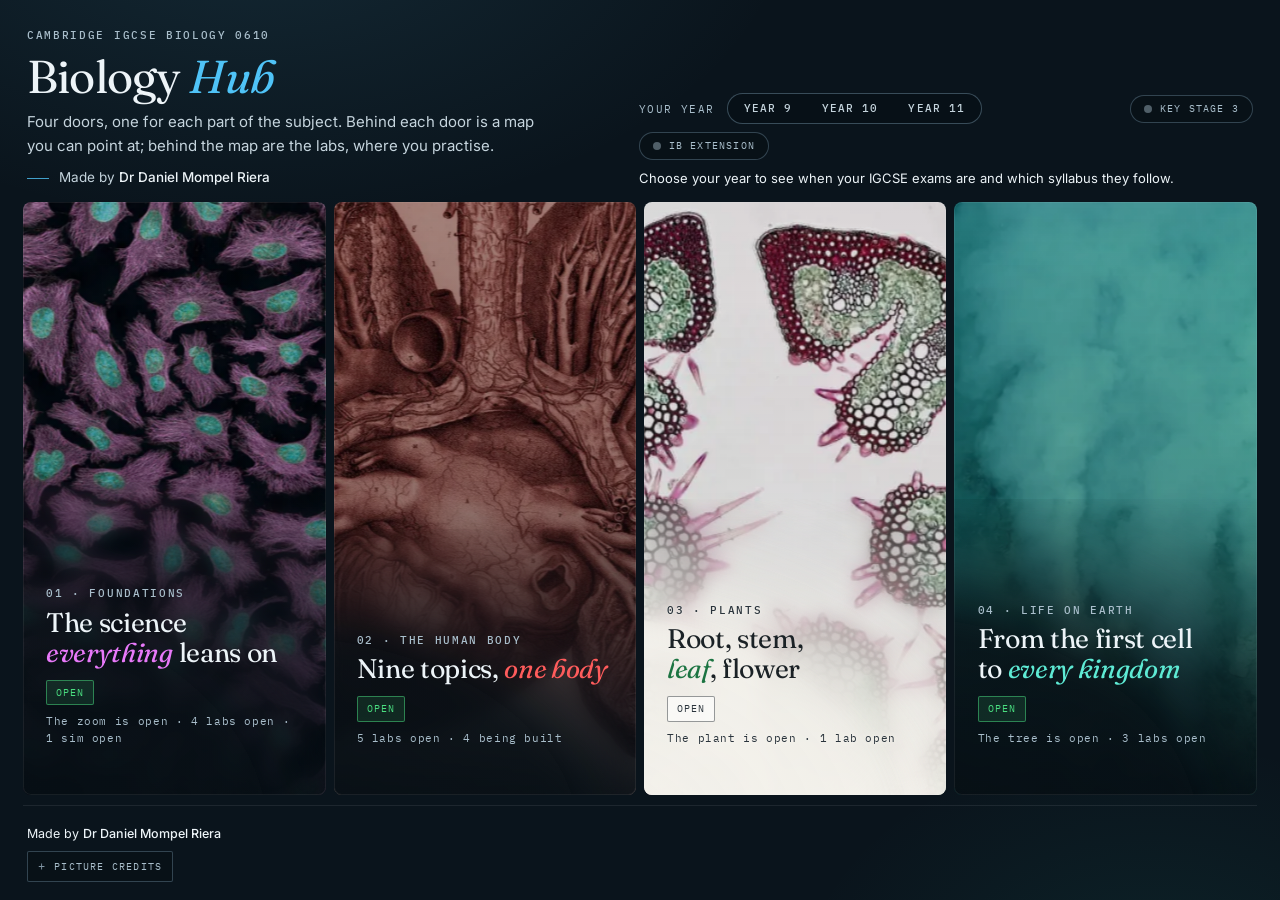
<file: index.html>
<!DOCTYPE html>
<html lang="en-GB">
<head>
<meta charset="utf-8">
<meta name="viewport" content="width=device-width,initial-scale=1,viewport-fit=cover">
<title>Biology Hub — IGCSE Biology 0610</title>
<meta name="author" content="Dr Daniel Mompel Riera">
<meta name="copyright" content="Dr Daniel Mompel Riera">
<meta name="theme-color" content="#0A141C">
<meta name="description" content="Interactive revision for Cambridge IGCSE Biology 0610 behind four doors — Foundations, the human body, Plants, Life on Earth. Free, no sign-up, with IB as a layer.">
<meta property="og:type" content="website">
<meta property="og:title" content="Biology Hub — IGCSE Biology 0610">
<meta property="og:description" content="Interactive revision for Cambridge IGCSE Biology 0610 behind four doors — Foundations, the human body, Plants, Life on Earth. Free, no sign-up, with IB as a layer.">
<meta property="og:image" content="https://nlcsbiology.com/biology-hub/preview.jpg">
<meta property="og:image:width" content="1200">
<meta property="og:image:height" content="630">
<meta property="og:image:alt" content="Biology Hub, as it opens">
<meta name="twitter:card" content="summary_large_image">
<link rel="icon" href="data:image/svg+xml,<svg xmlns='http://www.w3.org/2000/svg' viewBox='0 0 32 32'><text y='26' font-size='26'>🧬</text></svg>">
<link rel="preconnect" href="https://fonts.googleapis.com">
<link rel="preconnect" href="https://fonts.gstatic.com" crossorigin>
<link rel="stylesheet" href="https://fonts.googleapis.com/css2?family=Fraunces:ital,opsz,wght@0,9..144,300..600;1,9..144,300..600&family=IBM+Plex+Mono:wght@400;500&family=Inter:wght@400;500&display=swap">
<link rel="stylesheet" href="css/hub.css?v=1795868501">
</head>
<body>

<div class="hub">

  <header class="masthead">
    <div class="masthead__l">
      <a class="crumb" id="crumb" href="#" hidden>Front door</a>
      <span class="eyebrow" id="siteEyebrow">Cambridge IGCSE Biology 0610</span>
      <h1>Biology <em>Hub</em></h1>
      <p class="lede">Four doors, one for each part of the subject. Behind each door is a map you can point at;
         behind the map are the labs, where you practise.</p>
      <p class="maker" id="siteMaker">Made by <strong>Dr Daniel Mompel Riera</strong></p>
    </div>
    <div class="masthead__r">

      <!-- A student's own record. This one stays put on every view, the front door
           included: the year tabs and the IB switch are about the page you are on, and
           are hidden once you leave the revision hub, but this is about you. -->
      <div class="acct" id="acct" hidden>
        <!-- Signed out, Google's own button stands here, so ONE press starts signing in. The
             line above it says who it is for — or, after a try that did not work, why. -->
        <span class="acct__for" id="acctFor" hidden>Students</span>
        <!-- .acct is a column, so anything dropped in beside the cards would land above them.
             This row exists only to put the apps rectangle to the LEFT of whatever the account
             corner is showing — Google's own button when signed out, one of our cards after. -->
        <div class="acct__row">
        <!-- Staff only, and hidden until the sign-in says so. Nothing is protected by this: the
             page and both repositories are public. It is here so a student is not offered a
             seating-plan app they have no use for. -->
        <a class="tools" href="applications.html" hidden>
          <span class="tools__ico" aria-hidden="true"><svg viewBox="0 0 24 24" width="13" height="13"><rect x="3.4" y="3.4" width="7" height="7" rx="1.6" fill="currentColor"/><rect x="13.6" y="3.4" width="7" height="7" rx="1.6" fill="currentColor" opacity=".72"/><rect x="3.4" y="13.6" width="7" height="7" rx="1.6" fill="currentColor" opacity=".72"/><rect x="13.6" y="13.6" width="7" height="7" rx="1.6" fill="currentColor" opacity=".45"/></svg></span>Apps</a>
        <div class="acct__gsi" id="acctGsi" hidden></div>
        <!-- Everything else is one of our two cards. The figure says "an account" before a
             word is read: outlined while nothing is known, filled in once someone is. -->
        <button type="button" class="acct__card" id="acctBtn">
          <span class="acct__ico" aria-hidden="true"><svg viewBox="0 0 24 24" width="18" height="18"><circle cx="12" cy="8.4" r="3.7" fill="none" stroke="currentColor" stroke-width="1.7"/><path d="M4.6 20.4c.9-3.8 3.9-6 7.4-6s6.5 2.2 7.4 6" fill="none" stroke="currentColor" stroke-width="1.7" stroke-linecap="round"/></svg></span>
          <span class="acct__txt">
            <span class="acct__lbl" id="acctBtnLbl">Students</span>
            <span class="acct__act" id="acctBtnAct">Sign in</span>
          </span>
        </button>
        <a class="acct__card acct__card--go" id="acctLink" hidden target="_blank" rel="noopener">
          <span class="acct__ico" aria-hidden="true"><svg viewBox="0 0 24 24" width="18" height="18"><circle cx="12" cy="8.2" r="4.1" fill="currentColor"/><path d="M4.1 21c.8-4.3 4.1-6.8 7.9-6.8s7.1 2.5 7.9 6.8z" fill="currentColor"/></svg></span>
          <span class="acct__txt">
            <span class="acct__lbl" id="acctLinkLbl"></span>
            <span class="acct__act" id="acctLinkAct"></span>
          </span>
        </a>
        <!-- On the front page the "My assessments" door is the way in, so the corner only says
             who is signed in; the link card above is what every other page shows. -->
        <div class="acct__card acct__card--who" id="acctWho" hidden>
          <span class="acct__ico" aria-hidden="true"><svg viewBox="0 0 24 24" width="18" height="18"><circle cx="12" cy="8.2" r="4.1" fill="currentColor"/><path d="M4.1 21c.8-4.3 4.1-6.8 7.9-6.8s7.1 2.5 7.9 6.8z" fill="currentColor"/></svg></span>
          <span class="acct__txt">
            <span class="acct__lbl" id="acctWhoLbl"></span>
            <span class="acct__act" id="acctWhoAct">Signed in</span>
          </span>
        </div>
        </div><!-- /.acct__row -->
        <!-- Once somebody is signed in: sign out (the sign-in lasts, so on a shared computer it must
             be easy to end), and for a teacher the switch between teacher mode and test mode. The
             switch only changes what this page shows; what a teacher may open is decided elsewhere. -->
        <div class="acct__foot" id="acctFoot" hidden>
          <div class="acct__mode" id="acctMode" role="group" aria-label="View the hub as" hidden>
            <button type="button" data-mode="teacher" aria-pressed="true">Teacher</button>
            <button type="button" data-mode="test" aria-pressed="false">Test</button>
          </div>
          <!-- A teacher in test mode: their own reflection cards on or off (18 Oct 2026), remembered on this computer -->
          <button type="button" class="acct__out" id="acctRfl" aria-pressed="true" hidden>Reflection cards: shown</button>
          <button type="button" class="acct__out" id="acctOut">Sign out</button>
        </div>
      </div>

      <div class="masthead__hub" id="mastHub">
        <div class="years" id="years"></div>
        <button type="button" class="ibtg ks3tg" id="ks3Toggle" aria-pressed="false">Key Stage 3</button>
        <button type="button" class="ibtg" id="ibToggle" aria-pressed="false">IB extension</button>
      </div>
    </div>
    <!-- The cards (13 Oct 2026, Daniel: the sign-in corner was "dropping … down instead of keeping it up … as the Biology
         Hub letters", and two cards should stand "one next to the other … and if there's another one then to the bottom of
         the first one"): a row of their own under the heading, the width of the masthead, so the corner stays level with
         the heading; two side by side where two fit. The quiet lines (a teacher's notes, the checking line) run under them. -->
    <div class="masthead__cards" id="mastCards">
      <!-- "Sit a test": shown only to someone seated for a test that opens later or is open now —
           a teacher only in test mode. Filled in by js/hub.js from the labs script, which reads
           the test system's own schedule. Before it opens there is no link: the way in appears
           here when it does. -->
      <section class="sit" id="sit" hidden aria-labelledby="sitName">
        <div class="sit__pic" id="sitPic" aria-hidden="true"><picture><source type="image/webp" srcset="assets/doors/sit-240.webp 240w, assets/doors/sit-480.webp 480w" sizes="(max-width:560px) 84px, 112px"><img src="assets/doors/sit-480.jpg" srcset="assets/doors/sit-240.jpg 240w, assets/doors/sit-480.jpg 480w" sizes="(max-width:560px) 84px, 112px" alt="" width="480" height="480" loading="lazy" decoding="async" draggable="false"></picture></div>
        <div class="sit__txt">
          <span class="sit__eye"><span class="sit__dot" aria-hidden="true"></span><span id="sitEye">Sit a test</span></span>
          <span class="sit__name" id="sitName"></span>
          <span class="sit__when" id="sitWhen"></span>
        </div>
        <a class="sit__go" id="sitGo" hidden>Sit the test <span aria-hidden="true">&rarr;</span></a>
      </section>
      <!-- "New feedback": shown for five days after the teacher releases this person's marked test in the
           test system, and longer while its review is still to write: until the review is handed in, also after its
           due day (18 and 19 Oct 2026, the labs script's _readTestSnapshot_) — a teacher only in test mode. Filled in by js/hub.js from the same answer as the test
           banner. The link goes to the test system's own read-only feedback page. -->
      <section class="sit sit--fb" id="fbk" hidden aria-labelledby="fbkName">
        <div class="sit__txt">
          <span class="sit__eye"><span class="sit__dot" aria-hidden="true"></span><span id="fbkEye">New feedback</span></span>
          <span class="sit__name" id="fbkName"></span>
          <span class="sit__when" id="fbkWhen"></span>
        </div>
        <a class="sit__go" id="fbkGo">See your feedback <span aria-hidden="true">&rarr;</span></a>
      </section>
      <!-- "Your reflection": a reflection the teacher has switched on for the hub, for someone on its Marks tabs, until
           they hand in a complete one — Start, Continue, or a reminder to ask the teacher. Filled in by js/hub.js from
           the same answer as the test banner; a teacher sees it only in test mode. The link opens the reflection form. -->
      <section class="sit sit--rfl" id="rfl" hidden aria-labelledby="rflName">
        <div class="sit__txt">
          <span class="sit__eye"><span class="sit__dot" aria-hidden="true"></span><span id="rflEye">Your reflection</span></span>
          <span class="sit__name" id="rflName"></span>
          <span class="sit__when" id="rflWhen"></span>
        </div>
        <a class="sit__go" id="rflGo" hidden>Start your reflection <span aria-hidden="true">&rarr;</span></a>
      </section>
      <!-- "Model page" (14 Nov 2026): a private model page (today the ecology mini IA's model) open for this pupil now: before
           they start, and while their hours last; gone when their time is over or their teacher closes it. The only way pupils
           are sent there (Daniel). Filled in by js/hub.js from the same answer as the test banner (the labs script's `models`);
           a teacher sees it only in test mode. Opens in this tab. -->
      <section class="sit sit--mdl" id="mdl" hidden aria-labelledby="mdlName">
        <div class="sit__txt">
          <span class="sit__eye"><span class="sit__dot" aria-hidden="true"></span><span id="mdlEye">Open for you</span></span>
          <span class="sit__name" id="mdlName"></span>
          <span class="sit__when" id="mdlWhen"></span>
        </div>
        <a class="sit__go" id="mdlGo" hidden>Open the page <span aria-hidden="true">&rarr;</span></a>
      </section>
      <!-- "Quiz" (10 Nov 2026): a Quiz Hall quiz open now or later for this pupil, in any subject. Filled in by js/hub.js from
           Quiz Hall's own back office (js/local.js quizHall; the school edition only), asked every few seconds so it shows
           soon after the teacher presses Start now. The link appears once the quiz is open. -->
      <section class="sit sit--qz" id="qz" hidden aria-labelledby="qzName">
        <div class="sit__txt">
          <span class="sit__eye"><span class="sit__dot" aria-hidden="true"></span><span id="qzEye">Quiz</span></span>
          <span class="sit__name" id="qzName"></span>
          <span class="sit__when" id="qzWhen"></span>
        </div>
        <a class="sit__go" id="qzGo" hidden><span id="qzGoText">Open Quiz Hall</span> <span aria-hidden="true">&rarr;</span></a>
      </section>

      <!-- A teacher in test mode: why a card does not show, in ONE small box beside the cards (21 Oct 2026, Daniel: the notes
           made "a very, very thick area at the top with almost nothing on the right"). Shown only while a note is (js/hub.js);
           pupils never see it. -->
      <div class="sit-notes" id="sitNotes" hidden>
        <span class="sit-notes__head">Test mode · only you see this</span>
        <p class="sit-note" id="sitNote" hidden></p>
        <p class="sit-note sit-note--rfl" id="rflNote" hidden></p>
      </div>

      <!-- What the hub found, under the cards, for whoever they are for (Daniel, 13 Oct 2026: pupils signed in, saw
           nothing while the check still ran, and thought nothing had happened): "Checking…" while it asks; then when
           it checked, what it found when no card shows, and Check again; or, when Google's sign-in is too old to
           check with, Google's own button. Filled in by js/hub.js; a teacher sees it only in test mode. -->
      <div class="sit-check" id="sitCheck" hidden><span class="sit-check__say" id="sitCheckSay" role="status"></span><button type="button" class="sit-check__again" id="sitCheckAgain" hidden>Check again</button><span class="sit-check__gsi" id="sitCheckGsi" hidden></span></div>
    </div>
  </header>

  <main class="doors doors--entry" id="entryDoors" hidden aria-label="The front door"></main>
  <main class="doors" id="doors" aria-label="The four shelves"></main>

  <section class="beyond" id="beyond" aria-label="Clubs and societies"></section>

  <section class="prog" id="prog" hidden aria-labelledby="progH">
    <div class="band"><span class="eyebrow" id="progH">Your progress</span><span class="count" id="progCount"></span><button type="button" class="syncbtn" id="btnSync" hidden>Sync my work</button></div>
    <div class="prog__grid" id="progGrid"></div>
    <p class="prog__note" id="progNote"></p>
  </section>

  <!-- Key Stage 3 and IB pages: a panel each, in its toggle's colour, shown while that toggle is on (js/hub.js, 25 Oct 2026).
       The IGCSE hubs, labs and sims are reached through their shelves above. -->
  <section class="open" aria-label="Key Stage 3 and IB pages">
    <div class="open__lv open__lv--ks3">
      <h2 class="open__h"><span class="open__dot" aria-hidden="true"></span>Key Stage 3<span class="open__n" id="openCountKS3"></span></h2>
      <ul class="open__list" id="openListKS3"></ul>
    </div>
    <div class="open__lv open__lv--ib">
      <h2 class="open__h"><span class="open__dot" aria-hidden="true"></span>IB extension<span class="open__n" id="openCountIB"></span></h2>
      <ul class="open__list" id="openListIB"></ul>
    </div>
  </section>

  <footer class="foot">
    <!-- Who owns this website, said once (js/local.js `site.owner`). Empty, and so not drawn,
         in an edition that names no school. -->
    <p class="owner" id="siteOwner"></p>
    <p class="byline" id="siteByline">Made by <strong>Dr Daniel Mompel Riera</strong></p>
    <!-- For teachers (js/local.js `teachers`): which lab to send a class to, and how the questions
         are checked. Hidden in an edition without it; the address #teachers opens it. -->
    <details class="credits teach" id="teachers" hidden>
      <summary class="credits__btn" id="teachBtn">For teachers</summary>
      <div class="teach__panel" id="teachPanel"></div>
    </details>
    <details class="credits">
      <summary class="credits__btn">Picture credits</summary>
      <p class="colophon" id="credits"></p>
    </details>
  </footer>

  <noscript>
    <p>This page needs JavaScript to stand the doors up. The apps themselves:
       <a href="https://nlcsbiology.com/foundations-hub/">Foundations Hub</a> ·
       <a href="https://nlcsbiology.com/human-body-hub/">Human Body Hub</a> ·
       <a href="https://nlcsbiology.com/life-on-earth-hub/">Life on Earth Hub</a> ·
       <a href="https://nlcsbiology.com/plants-hub/">Plants Hub</a> ·
       <a href="https://nlcsbiology.com/classification-lab/">Classification Lab</a> ·
       <a href="https://nlcsbiology.com/cells-lab/">Cells Lab</a> ·
       <a href="https://nlcsbiology.com/membrane-lab/">Membrane Lab</a> ·
       <a href="https://nlcsbiology.com/molecules-lab/">Molecules Lab</a> ·
       <a href="https://nlcsbiology.com/enzymes-lab/">Enzymes Lab</a> ·
       <a href="https://nlcsbiology.com/digestion-lab/">Digestion Lab</a> ·
       <a href="https://nlcsbiology.com/circulation-lab/">Circulation Lab</a> ·
       <a href="https://nlcsbiology.com/immunity-lab/">Immunity Lab</a> ·
       <a href="https://nlcsbiology.com/gas-exchange-lab/">Gas Exchange Lab</a> ·
       <a href="https://nlcsbiology.com/respiration-lab/">Respiration Lab</a> ·
       <a href="https://nlcsbiology.com/inheritance-lab/">Inheritance Lab</a> ·
       <a href="https://nlcsbiology.com/variation-lab/">Variation Lab</a> ·
       <a href="https://nlcsbiology.com/plants-lab/">Plants Lab</a> ·
       <a href="https://nlcsbiology.com/protein-enzyme-sim/">Protein &amp; Enzyme Sim</a> ·
       <a href="https://nlcsbiology.com/B11-starch-calibration-curve-pract/">IB Biology practical: starch calibration curve (B1.1)</a> ·
       <a href="https://nlcsbiology.com/B41-rocky-shore-fieldwork-pract/">IB Biology practical: rocky shore fieldwork (B4.1)</a> ·
       <a href="https://nlcsbiology.com/A22-microscopy-skills-pract/">IB Biology practical: microscopy skills (A2.2.2)</a> ·
       <a href="https://nlcsbiology.com/ks3-separating-mixtures-pract/">Y7 Chemistry practical: separating mixtures</a> ·
       <a href="https://nlcsbiology.com/ks3-y7-chemistry-revision/">Y7 Chemistry revision: states of matter, atoms and mixtures</a> ·
       <a href="https://nlcsbiology.com/ks3-y7-cell-organelles/">Y7 Biology practical: cell structures and organelles</a></p>
  </noscript>
</div>

<div class="toast" id="toast" role="status" aria-live="polite"></div>

<!-- Google's sign-in: the account corner, Sync my work, your own door, the test, feedback and
     reflection cards, and teacher mode all wait for it.
     `async defer` means the page never waits for it, and a school network that blocks it
     leaves the rest of the hub exactly as it is — js/hub.js checks before it asks. -->
<script src="https://accounts.google.com/gsi/client?hl=en-GB" async defer></script>

<script src="js/data/labs.js?v=1795868501"></script>
<script src="js/data/syllabus-years.js?v=1795868501"></script>
<script src="js/progress.js?v=1795868501"></script>
<script src="js/signin.js?v=1795868501"></script>
<script src="js/shelves.js?v=1795868501"></script>
<script src="js/local.js?v=1795868501"></script>
<script src="js/hub.js?v=1795868501"></script>
</body>
</html>
</file>
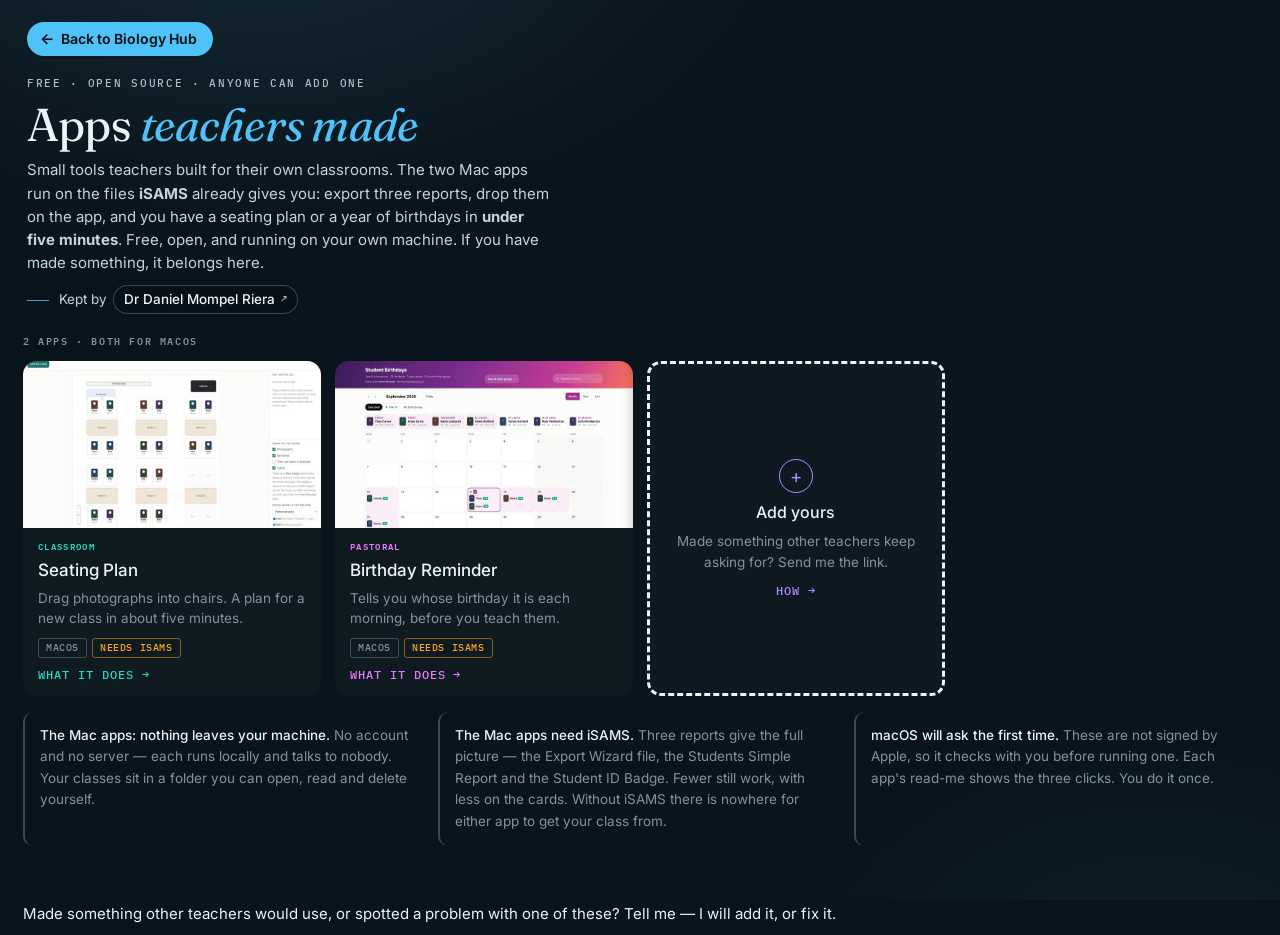
<file: applications.html>
<!DOCTYPE html>
<html lang="en-GB">
<head>
<meta charset="utf-8">
<meta name="viewport" content="width=device-width,initial-scale=1,viewport-fit=cover">
<title>Apps teachers made — Biology Hub</title>
<meta name="author" content="Dr Daniel Mompel Riera">
<meta name="copyright" content="Dr Daniel Mompel Riera">
<meta name="theme-color" content="#0A141C">
<meta name="description" content="A shelf for small, free, open-source apps that teachers have built for their own classrooms — and somewhere to put yours.">
<link rel="icon" href="data:image/svg+xml,<svg xmlns='http://www.w3.org/2000/svg' viewBox='0 0 32 32'><text y='26' font-size='26'>🧬</text></svg>">
<link rel="preconnect" href="https://fonts.googleapis.com">
<link rel="preconnect" href="https://fonts.gstatic.com" crossorigin>
<link rel="stylesheet" href="https://fonts.googleapis.com/css2?family=Fraunces:ital,opsz,wght@0,9..144,300..600;1,9..144,300..600&family=IBM+Plex+Mono:wght@400;500&family=Inter:wght@400;500&display=swap">
<link rel="stylesheet" href="css/hub.css?v=1795868501">
<style>
/* A directory, not a brochure: the grid has to stay readable at two apps and at twenty, so a card
   carries only a picture, a name, one line and what it needs. Everything else waits in a sheet
   that opens when the card is clicked — the shape the app stores and plugin directories settled on
   because scrolling past twenty full write-ups to find one is what nobody wants to do. */
/* width:100% matters: .hub is a column flex, and `margin:0 auto` on a flex item overrides the
   default stretch, so the shelf sized itself to its cards and sat centred with the masthead
   hanging off to the left. */
.shelf{width:100%;margin:0;padding:0 0 46px}
.shelf__bar{display:flex;flex-wrap:wrap;align-items:baseline;gap:8px 14px;margin:6px 0 14px}
.shelf__n{font:600 10px/1.3 var(--mono,"IBM Plex Mono",monospace);letter-spacing:.16em;text-transform:uppercase;color:var(--chalk-mute)}
.grid{display:grid;gap:14px;grid-template-columns:repeat(auto-fill,minmax(270px,1fr));margin:0;padding:0;list-style:none}

.card{display:flex;flex-direction:column;height:100%;border:1px solid var(--line);border-radius:14px;
  background:rgba(255,255,255,.022);overflow:hidden;text-decoration:none;color:inherit;
  transition:border-color .16s,transform .16s,background .16s}
.card:hover,.card:focus-visible{border-color:var(--ac,#4FC3F7);background:rgba(255,255,255,.045);transform:translateY(-2px)}
.card:focus-visible{outline:2px solid var(--ac,#4FC3F7);outline-offset:3px}
/* height:auto matters: the img carries a height attribute, and as a flex item in a column that
   definite height wins over aspect-ratio — the card came out 450px tall instead of 181px. */
.card__thumb{display:block;flex:none;width:100%;height:auto;aspect-ratio:16/9;object-fit:cover;
  background:#0d1a22;border-bottom:1px solid var(--line)}
.card__b{padding:13px 15px 15px;display:flex;flex-direction:column;gap:7px;flex:1 1 auto}
.card__kind{font:600 9px/1.3 var(--mono,"IBM Plex Mono",monospace);letter-spacing:.15em;text-transform:uppercase;color:var(--ac,#4FC3F7)}
.card__n{font:500 17px/1.25 var(--sans,Inter,system-ui,sans-serif);color:var(--chalk,#EDF4F8);margin:0}
.card__s{font-size:13.5px;line-height:1.5;color:var(--chalk-mute);margin:0;flex:1 1 auto}
.needs{display:flex;flex-wrap:wrap;gap:5px;margin-top:2px}
.need{font:500 10px/1 var(--mono,"IBM Plex Mono",monospace);letter-spacing:.06em;text-transform:uppercase;
  padding:4px 7px;border-radius:3px;border:1px solid var(--line2,rgba(150,190,215,.32));color:var(--chalk-mute)}
.need--warn{border-color:rgba(245,166,35,.5);color:#F5A623}
.card__more{font:500 12px/1 var(--mono,"IBM Plex Mono",monospace);letter-spacing:.08em;text-transform:uppercase;color:var(--ac,#4FC3F7);margin-top:4px}

/* the "add yours" tile: a directory that cannot be added to is just a list */
.card--add{border-style:dashed;justify-content:center;align-items:center;text-align:center;padding:30px 20px;min-height:230px;gap:9px;--ac:#A78BFA}
.card--add .card__n{font-size:16px}
.card--add .card__s{flex:none;max-width:30ch}
.card__plus{width:34px;height:34px;border-radius:50%;border:1px solid var(--ac);color:var(--ac);display:grid;place-items:center;font-size:19px;line-height:1}

/* the sheet */
.sheet{width:min(760px,calc(100vw - 28px));max-height:min(86vh,900px);padding:0;border:1px solid var(--line2,rgba(150,190,215,.32));
  border-radius:16px;background:var(--ink,#0A141C);color:var(--chalk,#EDF4F8);overflow:hidden}
.sheet::backdrop{background:rgba(4,9,13,.72);backdrop-filter:blur(3px)}
.sheet__in{max-height:inherit;overflow:auto;-webkit-overflow-scrolling:touch}
.sheet__x{position:absolute;top:10px;right:12px;z-index:2;width:32px;height:32px;border-radius:9px;
  border:1px solid var(--line2,rgba(150,190,215,.32));background:rgba(7,15,21,.8);color:var(--chalk-mute);font-size:15px;cursor:pointer}
.sheet__x:hover{color:var(--chalk,#EDF4F8)}
.sheet__shot{display:block;width:100%;height:auto;border-bottom:1px solid var(--line)}
.sheet__b{padding:clamp(16px,2.6vw,24px)}
.sheet__kind{font:600 9.5px/1.3 var(--mono,"IBM Plex Mono",monospace);letter-spacing:.16em;text-transform:uppercase;color:var(--ac,#4FC3F7);margin:0 0 6px}
.sheet__n{font:400 clamp(24px,3.2vw,31px)/1.12 var(--serif,Fraunces,Georgia,serif);margin:0 0 9px}
.sheet__n em{font-style:italic;color:var(--ac,#4FC3F7)}
.sheet__w{max-width:62ch;color:var(--chalk-mute);line-height:1.6;margin:0 0 13px;font-size:15px}
.sheet__pts{list-style:none;margin:0 0 15px;padding:0;display:grid;gap:7px;grid-template-columns:repeat(auto-fit,minmax(240px,1fr))}
.sheet__pts li{position:relative;padding-left:17px;color:var(--chalk-mute);font-size:14px;line-height:1.5}
.sheet__pts li::before{content:"";position:absolute;left:0;top:.55em;width:6px;height:6px;border-radius:50%;background:var(--ac,#4FC3F7)}
.warn{margin:0 0 15px;padding:12px 14px;border:1px solid rgba(245,166,35,.42);border-left:3px solid #F5A623;
  border-radius:10px;background:rgba(245,166,35,.06);color:var(--chalk-mute);font-size:13.5px;line-height:1.55}
.warn b{color:#F5A623}
.go{display:flex;flex-wrap:wrap;gap:9px;align-items:center}
.btn{display:inline-flex;align-items:center;gap:7px;padding:9px 15px;border-radius:999px;
  border:1px solid var(--line2,rgba(150,190,215,.32));background:transparent;color:var(--chalk,#EDF4F8);
  font:500 13.5px/1 var(--sans,Inter,system-ui,sans-serif);text-decoration:none;cursor:pointer}
.btn:hover{border-color:var(--ac,#4FC3F7);color:var(--ac,#4FC3F7)}
.btn--main{border-color:var(--ac,#4FC3F7);color:var(--ac,#4FC3F7)}
.notes{display:grid;gap:12px;grid-template-columns:repeat(auto-fit,minmax(300px,1fr));
  margin:16px 0 0;padding:0;list-style:none}
.notes li{border:1px solid var(--line);border-left:2px solid var(--line2,rgba(150,190,215,.32));
  border-radius:10px;padding:13px 15px;color:var(--chalk-mute);font-size:13.5px;line-height:1.6}
.notes b{color:var(--chalk,#EDF4F8);font-weight:500}
[hidden]{display:none!important}
@media (max-width:600px){ .sheet__pts{grid-template-columns:1fr} }
@media (prefers-reduced-motion:reduce){ .card{transition:none} .card:hover{transform:none} }
</style>
</head>
<body>

<div class="hub">

  <header class="masthead">
    <div class="masthead__l">
      <a class="crumb" href="index.html">Back to Biology Hub</a>
      <span class="eyebrow">Free · open source · anyone can add one</span>
      <h1>Apps <em>teachers made</em></h1>
      <p class="lede">Small tools teachers built for their own classrooms. The two Mac apps run on
         the files <strong>iSAMS</strong> already gives you: export three reports, drop them on the app,
         and you have a seating plan or a year of birthdays in <strong>under five minutes</strong>. Free, open, and
         running on your own machine. If you have made something, it belongs here.</p>
      <p class="maker">Kept by <a class="maker__me" href="https://github.com/Mompel226" target="_blank" rel="noopener"><strong>Dr Daniel Mompel Riera</strong></a></p>
    </div>
  </header>

  <main class="shelf">
    <div class="shelf__bar"><span class="shelf__n" id="count">2 apps · both for macOS</span></div>

    <ul class="grid">

      <li><a class="card" style="--ac:#2DD4BF" href="https://github.com/Mompel226/seating-plan"
             data-app="seating-plan" aria-describedby="s-seating-plan-sum">
        <img class="card__thumb" src="assets/apps/seating-plan-card.jpg?v=1795868501" width="800" height="450" loading="lazy"
             alt="A seating plan: benches of four in a room, each chair holding a card with a photograph and a name.">
        <span class="card__b">
          <span class="card__kind">Classroom</span>
          <h2 class="card__n">Seating Plan</h2>
          <span class="card__s" id="s-seating-plan-sum">Drag photographs into chairs. A plan for a new class in about five minutes.</span>
          <span class="needs"><span class="need">macOS</span><span class="need need--warn">Needs iSAMS</span></span>
          <span class="card__more">What it does →</span>
        </span>
      </a></li>

      <li><a class="card" style="--ac:#E879F9" href="https://github.com/Mompel226/birthday-reminder"
             data-app="birthday-reminder" aria-describedby="s-birthday-sum">
        <img class="card__thumb" src="assets/apps/birthday-calendar-card.jpg?v=1795868501" width="800" height="450" loading="lazy"
             alt="A birthday calendar for September, with cards for today and the days after along the top.">
        <span class="card__b">
          <span class="card__kind">Pastoral</span>
          <h2 class="card__n">Birthday Reminder</h2>
          <span class="card__s" id="s-birthday-sum">Tells you whose birthday it is each morning, before you teach them.</span>
          <span class="needs"><span class="need">macOS</span><span class="need need--warn">Needs iSAMS</span></span>
          <span class="card__more">What it does →</span>
        </span>
      </a></li>

      <li><a class="card card--add" href="mailto:dmompelriera@nlcsjeju.kr?subject=An%20app%20for%20the%20shelf"
             data-app="add">
        <span class="card__plus" aria-hidden="true">+</span>
        <h2 class="card__n">Add yours</h2>
        <span class="card__s">Made something other teachers keep asking for? Send me the link.</span>
        <span class="card__more">How →</span>
      </a></li>

    </ul>

    <ul class="notes">
      <li><b>The Mac apps: nothing leaves your machine.</b> No account and no server — each runs locally and talks
        to nobody. Your classes sit in a folder you can open, read and delete yourself.</li>
      <li><b>The Mac apps need iSAMS.</b> Three reports give the full picture — the Export Wizard file, the
        Students Simple Report and the Student ID Badge. Fewer still work, with less on the cards.
        Without iSAMS there is nowhere for either app to get your class from.</li>
      <li><b>macOS will ask the first time.</b> These are not signed by Apple, so it checks with you
        before running one. Each app's read-me shows the three clicks. You do it once.</li>
    </ul>
  </main>

  <footer class="made">
    <p>Made something other teachers would use, or spotted a problem with one of these?
       <a href="mailto:dmompelriera@nlcsjeju.kr">Tell me</a> — I will add it, or fix it.</p>
  </footer>

</div>

<!-- The detail of every app, in the page itself rather than in a script: it is readable with
     JavaScript off, and a card without JavaScript is simply a link straight to the repository. -->
<div id="details" hidden>

  <div data-detail="seating-plan" data-ac="#2DD4BF" data-kind="Classroom"
       data-shot="assets/apps/seating-plan.jpg?v=1795868501"
       data-alt="A seating plan: six benches of four in a room with a whiteboard, screen and teacher's desk at the front. Each chair holds a card with a photograph, a first name and a surname."
       data-repo="https://github.com/Mompel226/seating-plan">
    <h3 data-name>Draw the room once, then <em>drag faces into chairs</em></h3>
    <div data-what><p>Export your class from iSAMS, drop the reports on the app, and it has every name and
      photograph. Lay the room out to match your own — benches, tables, the board, the door — and drag
      students into chairs. The first plan for a new class takes about five minutes.</p></div>
    <ul data-points>
      <li>Every chair shows the student's photograph, so you learn names in the first week</li>
      <li>Calls each student what they actually go by, not only what the register says</li>
      <li>Shuffle the class, sort them A–Z, or move two people apart in one drag</li>
      <li>Mark who needs support, who needs the front, who should not sit together — in colours
          only you can read, not in words a student can read over your shoulder</li>
      <li>Save more than one plan for the same class and switch between them, so the layout you
          use for a practical is not the one you use for a test</li>
      <li>Print it for your folder, or put it on the board the right way round for the class to
          find their own seats</li>
    </ul>
  </div>

  <div data-detail="birthday-reminder" data-ac="#E879F9" data-kind="Pastoral"
       data-shot="assets/apps/birthday-calendar.jpg?v=1795868501"
       data-alt="A birthday calendar for September, with cards along the top for today, tomorrow and the days after, and small student cards on the dates in the month grid."
       data-repo="https://github.com/Mompel226/birthday-reminder">
    <h3 data-name>A window that <em>finds you</em>, in the morning</h3>
    <div data-what><p>Wishing a fourteen-year-old a happy birthday costs nothing and lands more than most of
      what we do that week. It fails because nobody tells you in time. This checks when you log in and
      within five minutes of you opening the lid, then leaves you alone for the rest of the day.</p></div>
    <ul data-points>
      <li>Weekend birthdays are shown on the Friday, so you can say it in person</li>
      <li>If your Mac was shut for a few days, it tells you who you missed</li>
      <li><strong>It notices a projector</strong> and hides the name and photograph until you click,
          so a birthday is never put on the board in front of the class</li>
      <li>A calendar of the whole year, and one place to set what you actually call each student</li>
    </ul>
  </div>

  <div data-detail="add" data-ac="#A78BFA" data-kind="Contribute"
       data-repo="mailto:dmompelriera@nlcsjeju.kr?subject=An%20app%20for%20the%20shelf" data-repo-label="Send me the link">
    <h3 data-name>Put your app <em>on the shelf</em></h3>
    <div data-what><p>This shelf is not only mine. If you have written something that makes teaching easier,
      put it in a public GitHub repository and send me the link — I will add it here.</p>
      <p>One thing I will ask: if your screenshot shows a class, use invented names and no real
      photographs.</p></div>
    <ul data-points hidden></ul>
  </div>

</div>

<dialog class="sheet" id="sheet" aria-labelledby="sheetName">
  <button type="button" class="sheet__x" id="sheetX" aria-label="Close">✕</button>
  <div class="sheet__in">
    <img class="sheet__shot" id="sheetShot" alt="" hidden>
    <div class="sheet__b">
      <p class="sheet__kind" id="sheetKind"></p>
      <h2 class="sheet__n" id="sheetName"></h2>
      <div class="sheet__w" id="sheetWhat"></div>
      <ul class="sheet__pts" id="sheetPts"></ul>
      <div class="warn" id="sheetWarn" hidden></div>
      <div class="go" id="sheetGo"></div>
    </div>
  </div>
</dialog>

<script src="js/local.js?v=1795868501"></script>
<script>
(function(){
  "use strict";

  /* The school's own apps (js/local.js `apps`; Quiz Hall at NLCS, 10 Nov 2026): a card each before "Add yours",
     opening the app itself in the same tab. The open edition's local.js has none, so its shelf stays as it was. Built
     from words, never from HTML, so local.js cannot put markup on the page by mistake. */
  (function(){
    var mine = ((window.HUB_LOCAL || {}).apps || []).filter(function(x){ return x && x.url && x.name; });
    var grid = document.querySelector('.grid');
    if (!mine.length || !grid) return;
    var addLi = grid.querySelector('.card--add'); addLi = addLi && addLi.parentNode;
    function make(tag, cls, text){ var n = document.createElement(tag); if (cls) n.className = cls; if (text) n.textContent = text; return n; }
    mine.forEach(function(x){
      var a = make('a', 'card'); a.href = x.url; a.style.setProperty('--ac', x.accent || '#4FC3F7');
      if (x.pic){ var img = make('img', 'card__thumb'); img.src = x.pic; img.width = 800; img.height = 450; img.loading = 'lazy'; img.alt = x.alt || ''; a.appendChild(img); }
      var b = make('span', 'card__b');
      b.appendChild(make('span', 'card__kind', x.kind || ''));
      b.appendChild(make('h2', 'card__n', x.name));
      b.appendChild(make('span', 'card__s', x.sum || ''));
      var needs = make('span', 'needs');
      (x.needs || []).forEach(function(t){ needs.appendChild(make('span', 'need', t)); });
      if (x.warn) needs.appendChild(make('span', 'need need--warn', x.warn));
      b.appendChild(needs);
      b.appendChild(make('span', 'card__more', x.more || 'Open \u2192'));
      a.appendChild(b);
      var li = make('li'); li.appendChild(a);
      grid.insertBefore(li, addLi || null);
    });
    var count = document.getElementById('count');
    var mac = document.querySelectorAll('.card[data-app]:not([data-app="add"])').length;
    if (count) count.textContent = (mac + mine.length) + ' apps \u00b7 ' + mac + ' for macOS, ' + (mine.length === 1 ? 'one' : mine.length) + ' on this website';
  })();

  var dlg = document.getElementById('sheet');
  if (!dlg || typeof dlg.showModal !== 'function') return;   /* no dialog: cards stay plain links */

  var pool = document.getElementById('details');
  var ISAMS = 'This reads reports exported from <b>iSAMS</b> — three of them for the full picture, ' +
              'though fewer work with less on the cards. If your school does not use iSAMS it will ' +
              'not work at all: the photographs come from the iSAMS Student ID Badge report and ' +
              'nothing else produces that file. The read-me lists which reports, and why each one.';
  var last = null;

  function detail(id){ return pool.querySelector('[data-detail="' + id + '"]'); }

  function open(id, push){
    var d = detail(id); if (!d) return false;
    var ac = d.getAttribute('data-ac') || '#4FC3F7';
    dlg.style.setProperty('--ac', ac);

    var shot = document.getElementById('sheetShot'), src = d.getAttribute('data-shot');
    if (src){ shot.src = src; shot.alt = d.getAttribute('data-alt') || ''; shot.hidden = false; }
    else { shot.hidden = true; shot.removeAttribute('src'); }

    document.getElementById('sheetKind').textContent = d.getAttribute('data-kind') || '';
    document.getElementById('sheetName').innerHTML = d.querySelector('[data-name]').innerHTML;
    document.getElementById('sheetWhat').innerHTML = d.querySelector('[data-what]').innerHTML;
    var pts = document.getElementById('sheetPts');
    pts.innerHTML = d.querySelector('[data-points]').innerHTML;
    pts.hidden = !pts.children.length;        /* no list, no gap where one would have been */

    var warn = document.getElementById('sheetWarn');
    if (id === 'add'){ warn.hidden = true; warn.innerHTML = ''; }
    else { warn.innerHTML = ISAMS; warn.hidden = false; }

    var repo = d.getAttribute('data-repo') || '';
    var label = d.getAttribute('data-repo-label') || 'Get it on GitHub';
    var go = document.getElementById('sheetGo');
    go.innerHTML = '';
    if (repo){
      var a = document.createElement('a');
      a.className = 'btn btn--main'; a.href = repo; a.textContent = label;
      if (repo.indexOf('http') === 0){ a.target = '_blank'; a.rel = 'noopener'; }
      go.appendChild(a);
      if (repo.indexOf('http') === 0){
        var b = document.createElement('a');
        b.className = 'btn'; b.href = repo + '#installing'; b.target = '_blank'; b.rel = 'noopener';
        b.textContent = 'How to install';
        go.appendChild(b);
      }
    }
    dlg.showModal();
    dlg.querySelector('.sheet__in').scrollTop = 0;
    /* a sheet you cannot link to is a sheet nobody can send a colleague */
    if (push && location.hash !== '#' + id) history.replaceState(null, '', '#' + id);
    return true;
  }

  /* Tidying up must not hang off the dialog's own close event: it is simply not dispatched in
     every engine, and when it is missed the address bar keeps pointing at a sheet that is no
     longer open. Do it in a function that every route calls, and make it safe to call twice. */
  function tidy(){
    if (location.hash) history.replaceState(null, '', location.pathname + location.search);
    if (last){ try { last.focus(); } catch (e) {} last = null; }
  }
  function close(){
    if (dlg.open) dlg.close();
    tidy();
  }

  document.querySelectorAll('.card[data-app]').forEach(function(card){
    card.addEventListener('click', function(e){
      if (e.metaKey || e.ctrlKey || e.shiftKey || e.button) return;   /* let them open a new tab */
      if (open(card.getAttribute('data-app'), true)){ e.preventDefault(); last = card; }
    });
  });

  document.getElementById('sheetX').addEventListener('click', close);
  /* clicking the backdrop, which is the dialog element itself outside its box */
  dlg.addEventListener('click', function(e){ if (e.target === dlg) close(); });
  /* The close and cancel events are not dispatched everywhere — verified here, where close() sets
     open to false and fires nothing. The open ATTRIBUTE, though, is removed whichever way the
     dialog goes away: our button, a click on the backdrop, or the Escape key the browser handles
     itself. Watch that instead, and every route tidies up. */
  if (typeof MutationObserver === 'function') {
    new MutationObserver(function(){ if (!dlg.open) tidy(); })
      .observe(dlg, { attributes: true, attributeFilter: ['open'] });
  } else {
    dlg.addEventListener('close', tidy);
    dlg.addEventListener('cancel', function(){ setTimeout(tidy, 0); });
  }

  var start = location.hash.replace('#','');
  if (start) open(start, false);
})();
</script>

</body>
</html>
</file>
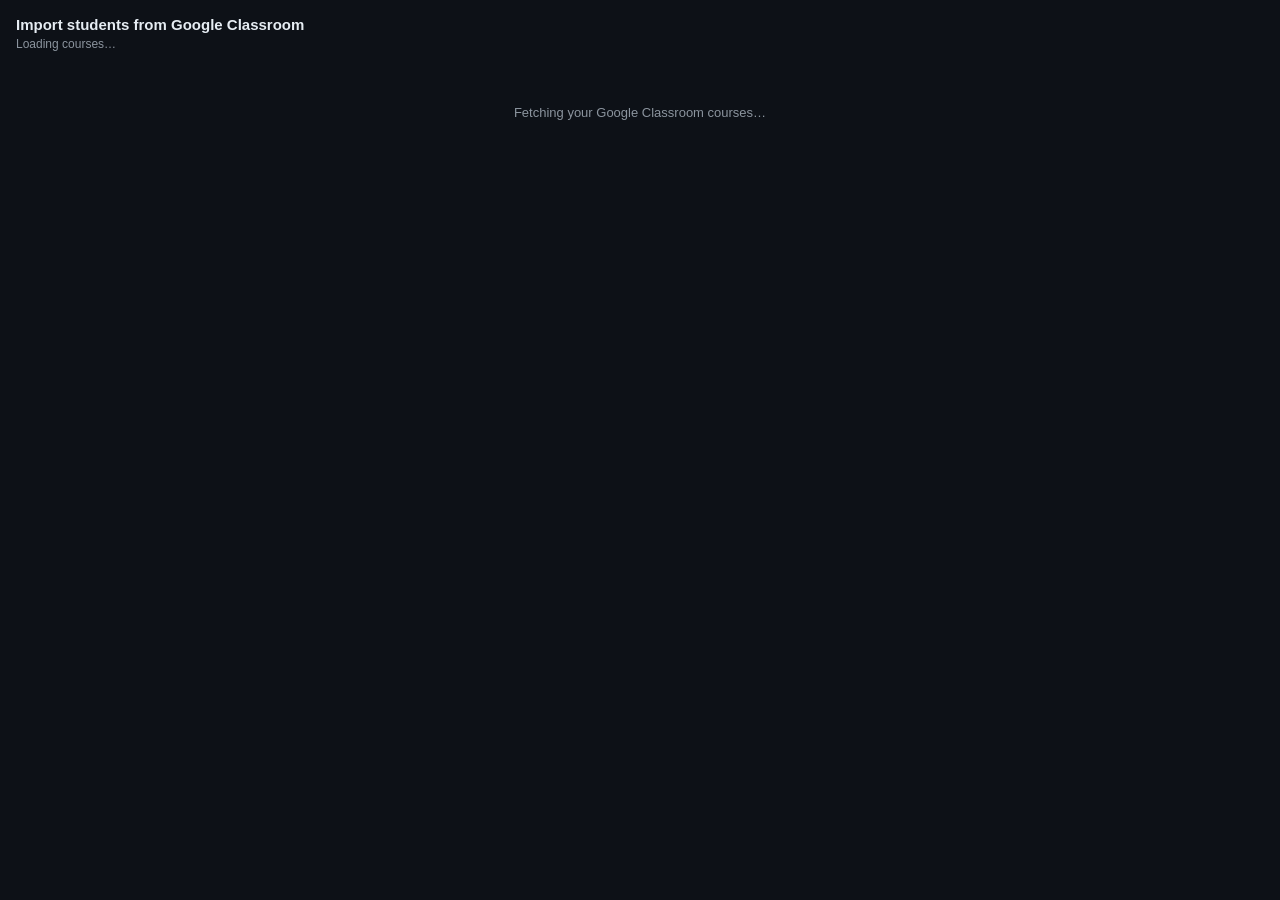
<file: apps-script/ClassroomImport.html>
<!--
  Biology Labs — import students from Google Classroom
  Copyright (c) 2025-2026 Dr Daniel Mompel Riera
 * Licensed under the GNU Affero General Public License v3.0 (see LICENSE).
 * The teaching material it carries is CC BY-NC-SA 4.0 (see LICENSE-CONTENT).
 * Commercial use needs my permission: dmompelriera@nlcsjeju.kr

  ONE server call starts the import as a JOB on the server (7 Oct 2026), and this window polls a cached progress
  record beside it, so each class shows its result as it is done and closing the window does not stop the import.
  The job never meets Google's six-minute limit: it saves where it is after each class and, when its time is nearly
  up, carries on by itself a minute later (Code.gs, executeBatchImportAll / continueBatchImport_). A class that
  fails is named, and "Try again" imports only the failed ones.
  A new school year (7 Oct 2026): once any course has been imported this school year, the window lists the pupils in
  none of the courses imported since 1 August (getNotThisYear), folded when it opens and open after an import; one press
  puts the ticked ones in the class "LEFT <year>" (markPupilsLeft). Their records stay; importing their class again puts
  them back.
-->
<!DOCTYPE html>
<html>
<head>
<meta charset="utf-8">
<style>
* { box-sizing: border-box; margin: 0; padding: 0; }
body { font-family: -apple-system, BlinkMacSystemFont, 'Segoe UI', Roboto, sans-serif; background: #0d1117; color: #c9d1d9; padding: 16px; font-size: 13px; }
h2 { font-size: 15px; color: #e6edf3; margin-bottom: 4px; }
.subtitle { color: #8b949e; font-size: 12px; margin-bottom: 14px; }
table { width: 100%; border-collapse: collapse; }
th { text-align: left; font-size: 11px; color: #8b949e; text-transform: uppercase; letter-spacing: .04em; padding: 6px 8px; border-bottom: 1px solid #30363d; white-space: nowrap; }
td { padding: 5px 8px; border-bottom: 1px solid #21262d; vertical-align: middle; }
tr.row:hover { background: #161b22; }
tr.row.selected { background: #0d1926; }
.cb { width: 16px; height: 16px; accent-color: #58a6ff; cursor: pointer; }
input[type="text"] { background: #161b22; border: 1px solid #30363d; border-radius: 4px; color: #e6edf3; padding: 4px 8px; font-size: 12px; width: 72px; }
input[type="text"]:focus { border-color: #58a6ff; outline: none; }
input[type="text"].err { border-color: #f85149; }
.badge { font-size: 10px; padding: 1px 6px; border-radius: 3px; margin-left: 6px; }
.badge-have { background: #23863633; color: #3fb950; }
.badge-dup  { background: #f8514933; color: #f85149; }
.status { font-size: 12px; min-width: 130px; line-height: 1.45; }
.status .note { font-size: 11px; margin-top: 3px; }
.ok { color: #3fb950; } .dim { color: #8b949e; } .amber { color: #d29922; } .bad { color: #f85149; }
.hint { font-size: 11px; color: #8b949e; margin-bottom: 6px; }
.phase { font-size: 12px; color: #58a6ff; }
.btns { display: flex; gap: 8px; margin-top: 10px; }
.summary p { margin-top: 6px; }
.spin { display: inline-block; animation: spin .8s linear infinite; }
@keyframes spin { to { transform: rotate(360deg); } }
.btn { padding: 8px 20px; border: none; border-radius: 6px; font-size: 13px; font-weight: 600; cursor: pointer; transition: background .15s; }
.btn-primary { background: #238636; color: #fff; }
.btn-primary:hover:not(:disabled) { background: #2ea043; }
.btn-primary:disabled { opacity: .4; cursor: not-allowed; }
.btn-close { background: #21262d; color: #c9d1d9; }
.btn-close:hover { background: #30363d; }
.bar { display: flex; justify-content: space-between; align-items: center; margin-top: 14px; }
.bar .count { color: #8b949e; font-size: 12px; }
.loading { text-align: center; padding: 40px; color: #8b949e; }
.summary { margin-top: 12px; padding: 10px 14px; background: #161b22; border-radius: 6px; font-size: 12px; color: #8b949e; line-height: 1.6; }
.course-name { color: #e6edf3; max-width: 320px; overflow: hidden; text-overflow: ellipsis; white-space: nowrap; display: inline-block; vertical-align: bottom; }
.section { color: #8b949e; font-size: 11px; }
.key { margin-top: 8px; color: #8b949e; font-size: 11px; line-height: 1.5; }
.leftbox { margin: 0 0 12px; padding: 10px 14px; background: #1f1a0c; border: 1px solid #5c4813; border-radius: 6px; font-size: 12px; color: #c9d1d9; line-height: 1.6; }
.summary + .leftbox, #leftbox2 .leftbox { margin-top: 12px; }
.leftbox p { margin-top: 6px; }
.leftbox__list { max-height: 260px; overflow: auto; margin-top: 4px; }
.lgrp { margin-top: 8px; }
.lgrp__h, .lp { cursor: pointer; }
.lpp { display: flex; flex-wrap: wrap; gap: 2px 16px; margin: 2px 0 0 22px; }
.lp { white-space: nowrap; }
.lgrp .note { margin-left: 22px; font-size: 11px; }
.btn-small { padding: 3px 10px; font-size: 12px; margin-left: 6px; }
</style>
</head>
<body>
<h2>Import students from Google Classroom</h2>
<div class="subtitle" id="subtitle">Loading courses…</div>
<div id="leftbox"></div>

<div id="content"><div class="loading">Fetching your Google Classroom courses…</div></div>

<div class="bar" id="bar" style="display:none">
  <span class="count" id="sel-count">0 selected</span>
  <div style="display:flex;gap:8px">
    <button class="btn btn-close" onclick="google.script.host.close()">Cancel</button>
    <button class="btn btn-primary" id="btn-import" disabled onclick="startImport()">Import selected</button>
  </div>
</div>

<script>
var DATA = null;
var importing = false;

google.script.run
  .withSuccessHandler(function (d) { DATA = d; render(); })
  .withFailureHandler(function (e) {
    document.getElementById('content').innerHTML =
      '<div class="loading" style="color:#f85149">Could not load your courses: ' + esc(e.message) + '</div>';
  })
  .getBatchImportData();

function esc(s) { var d = document.createElement('span'); d.textContent = s; return d.innerHTML; }
function attr(s) { return esc(s).replace(/"/g, '&quot;'); }
function isLeftCode(c) { return /^LEFT(\s|$)/i.test(String(c || '').trim()); }

function render() {
  /* the script answers only the spreadsheet's owner or a teacher on its list (labs-script-010: anyone else
     used to be told "No active courses found", which sent them looking in Classroom) */
  if (DATA && DATA.refused) {
    document.getElementById('subtitle').textContent = '';
    document.getElementById('content').innerHTML =
      '<div class="loading">Only the owner of this spreadsheet, or a teacher on its 👩‍🏫 Teachers list, can import students.</div>';
    return;
  }
  if (!DATA || !DATA.courses.length) {
    document.getElementById('subtitle').textContent = '';
    document.getElementById('content').innerHTML = '<div class="loading">No active courses found.</div>';
    return;
  }
  document.getElementById('subtitle').textContent =
    DATA.courses.length + ' active course(s). Tick the ones to import, check the class code, then Import. ' +
    'Students already here are skipped, so you can re-run this whenever someone joins.';
  document.getElementById('bar').style.display = '';

  var html = '<table><thead><tr>' +
    '<th style="width:28px"><input type="checkbox" class="cb" id="cb-all" onchange="toggleAll(this.checked)"></th>' +
    '<th style="width:28px">#</th>' +
    '<th>Course</th>' +
    '<th style="width:96px">Class code</th>' +
    '<th>Status</th>' +
    '</tr></thead><tbody>';

  DATA.courses.forEach(function (c, i) {
    html += '<tr class="row" id="row-' + i + '">' +
      '<td><input type="checkbox" class="cb" id="cb-' + i + '" onchange="updateUI()"></td>' +
      '<td style="color:#8b949e">' + (i + 1) + '</td>' +
      '<td><span class="course-name">' + esc(c.name) + '</span>' +
        (c.section ? ' <span class="section">' + esc(c.section) + '</span>' : '') +
        '<span id="badge-' + i + '"></span></td>' +
      '<td><input type="text" id="cc-' + i + '" value="' + esc(c.autoClassCode) + '" ' +
        'oninput="updateUI()" placeholder="e.g. 9A" maxlength="16"' + (c.autoClassCode ? '' : ' class="err"') + '></td>' +
      '<td class="status" id="st-' + i + '">—</td>' +
    '</tr>';
  });
  html += '</tbody></table><p class="key" id="key" hidden></p>';
  document.getElementById('content').innerHTML = html;
  updateUI();
  /* the pupils in none of this year's classes, folded, once a course has been imported this school year */
  LEFT = DATA.left || null;
  if (LEFT && !LEFT.busy) paintLeft();
}

function toggleAll(checked) {
  DATA.courses.forEach(function (_, i) { document.getElementById('cb-' + i).checked = checked; });
  updateUI();
}

function getSelections() {
  var sels = [];
  DATA.courses.forEach(function (c, i) {
    if (!document.getElementById('cb-' + i).checked) return;
    sels.push({
      idx: i,
      courseId: c.id,
      classCode: document.getElementById('cc-' + i).value.trim().toUpperCase(),
      courseName: c.display
    });
  });
  return sels;
}

function updateUI() {
  if (importing) return;
  var sels = getSelections();
  document.getElementById('sel-count').textContent = sels.length + ' selected';

  DATA.courses.forEach(function (_, i) {
    document.getElementById('badge-' + i).innerHTML = '';
    var cc = document.getElementById('cc-' + i);
    cc.classList.toggle('err', document.getElementById('cb-' + i).checked && (!cc.value.trim() || isLeftCode(cc.value)));
  });

  /* what a badge means is said in words under the table, never in a title= tooltip: that waits a second, and
     never shows at all on a touch screen or to a keyboard */
  var byCode = {}, hasEmpty = false, hasLeft = false, anyHave = false, anyDup = false;
  sels.forEach(function (s) {
    if (!s.classCode) { hasEmpty = true; return; }
    if (isLeftCode(s.classCode)) { hasLeft = true; return; }
    var have = DATA.have[s.classCode];
    if (have) { anyHave = true; document.getElementById('badge-' + s.idx).innerHTML =
      '<span class="badge badge-have">' + have + ' already</span>'; }
    (byCode[s.classCode] = byCode[s.classCode] || []).push(s.idx);
  });
  Object.keys(byCode).forEach(function (code) {
    if (byCode[code].length > 1) byCode[code].forEach(function (idx) {
      anyDup = true;
      document.getElementById('badge-' + idx).innerHTML = '<span class="badge badge-dup">merge</span>';
    });
  });
  var key = document.getElementById('key'), said = [];
  /* a "merge" badge replaces an "already" one on the same row: say only what is on the screen */
  anyHave = sels.some(function (s) { return document.getElementById('badge-' + s.idx).innerHTML.indexOf('badge-have') >= 0; });
  if (anyHave) said.push('“already”: that class already has that many students on the Students tab. Anyone imported before is skipped, never added twice.');
  if (anyDup) said.push('“merge”: two ticked courses share one class code, so their students become one class.');
  if (hasLeft) said.push('LEFT is kept for pupils in none of your classes: give each class a code of its own.');
  if (key) { key.textContent = said.join(' '); key.hidden = !said.length; }

  document.getElementById('btn-import').disabled = sels.length === 0 || hasEmpty || hasLeft;
}

/* ── the import: ONE call, then this window polls the job's progress (7 Oct 2026) ──
   The call runs the job's first piece; the rest, if any, carries on by itself on the server a minute later, as often as
   needed, so this window only reads the record. It may be closed at any moment: the job finishes anyway. A class that
   fails is named while the next still goes; "Try again" starts a new job for the failed ones only (nobody is added
   twice). If the record stops moving for 12 minutes, the window says so. */
var POLL_INTERVAL_MS = 2000, STALL_MS = 12 * 60 * 1000;
var pollHandle = null;
/* pieceStopped: the first piece did not answer (it may have been stopped); the job carries on by itself and the poll
   follows it, so nothing else is needed here */
var JOB = '', SELS = [], RUN = [], lastSeen = '', lastMove = 0, ended = false, pieceStopped = false;

function startImport() {
  var sels = getSelections();
  if (!sels.length) return;
  SELS = sels;
  Array.prototype.forEach.call(document.querySelectorAll('.cb, input[type="text"]'), function (el) { el.disabled = true; });
  sels.forEach(function (s) {
    var row = document.getElementById('row-' + s.idx);
    if (row) row.classList.add('selected');
  });
  runJob(sels);
}

/* the bar under the table while it works: what to do, and what it is on */
function working() {
  var bar = document.getElementById('bar');
  bar.style.display = 'block';
  /* 10 Oct 2026, late evening (Daniel): "tell them in big, do not close this window" — Google runs the later parts in the
     background, with no "Running script" bar: this window is the one place the import reports */
  bar.innerHTML = '<div class="hint" style="background:#FEF3C7;border:1px solid #F59E0B;color:#7A4B00;border-radius:8px;padding:10px 12px;font-size:15px;font-weight:bold">⚠️ Do not close this window until it says Finished.</div>' +
    '<div class="hint">Each class’s pupils appear on the Students tab as it comes in.</div>' +
    '<div id="phase" class="phase"></div>' +
    '<button id="stopImp" type="button" style="margin-top:8px;padding:5px 12px;border:1px solid #b91c1c;background:#fff;color:#b91c1c;border-radius:6px;cursor:pointer">⏹ Stop (what is done is kept)</button>';
  document.getElementById('stopImp').onclick = stopImport;
}
/* ⏹ Stop (10 Oct 2026): the import ends after the class it is on; the classes already done are kept, and the box says so */
function stopImport() {
  var b = document.getElementById('stopImp');
  if (!b || b.disabled) return;
  b.disabled = true; b.textContent = '⏹ Stopping…';
  google.script.run.withSuccessHandler(function () {})
    .withFailureHandler(function () { b.disabled = false; b.textContent = '⏹ Stop (what is done is kept)'; })
    .stopLabsJob('imp');
}

function runJob(list) {
  importing = true; ended = false;
  leftCount();                                     /* "Mark … as Left" waits while an import runs */
  RUN = list;
  JOB = 'batch_' + Date.now() + '_' + Math.random().toString(36).substr(2, 6);
  working();
  list.forEach(function (s, i) {
    s._result = null; s._key = '';
    setStatus(s, '<span class="spin">⏳</span> Waiting (' + (i + 1) + ' of ' + list.length + ')');
  });
  showPhase('Importing…');
  lastSeen = ''; lastMove = Date.now();
  google.script.run
    .withSuccessHandler(function (results) { applyAll(results); })
    .withFailureHandler(function () { pieceStopped = true; })
    .executeBatchImportAll(list.map(function (s) { return { courseId: s.courseId, classCode: s.classCode, courseName: s.courseName }; }), JOB);
  startPolling();
}

function startPolling() {
  stopPolling();
  pollHandle = setInterval(function () {
    google.script.run
      .withSuccessHandler(function (p) {
        if (ended) return;
        if (!p) { if (Date.now() - lastMove > STALL_MS) stalled(); return; }
        var seen = JSON.stringify([p.ts, p.done, p.phase]);
        if (seen !== lastSeen) { lastSeen = seen; lastMove = Date.now(); }
        applyAll(p.results);
        showPhase(p.done ? '' : (p.phase || 'Importing…'), !!p.continuing);
        if (p.done) { stopPolling(); summary(p); }
        else if (Date.now() - lastMove > STALL_MS) stalled();
      })
      .withFailureHandler(function () { /* one poll failed; try the next */ })
      .getBatchImportProgress(JOB);
  }, POLL_INTERVAL_MS);
}
function stopPolling() { if (pollHandle) { clearInterval(pollHandle); pollHandle = null; } }

/* the record has not moved for 12 minutes: say so, with what is safe to do */
function stalled() {
  stopPolling();
  showPhase('');
  summary({ stalled: true });
}

function applyAll(results) {
  if (!Array.isArray(results)) return;
  results.forEach(function (r, i) {
    var s = RUN[i];
    if (!s || !r || r.status === 'pending') return;
    var key = JSON.stringify(r);
    if (s._key === key) return;
    s._key = key;
    applyResult(s, r);
  });
}

/* Fetching the names is the quick part. Building and formatting twenty-odd tabs afterwards
   is the long one, and with nothing on the screen it looked like the window had hung. This
   is the server saying what it is on. */
function showPhase(text, pause) {
  var el = document.getElementById('phase');
  if (!el) return;
  if (!text) { el.textContent = ''; return; }
  el.innerHTML = (pause ? '⏸ ' : '<span class="spin">⏳</span> ') + esc(text);
}
function setStatus(s, html) { var st = document.getElementById('st-' + s.idx); if (st) st.innerHTML = html; }
function names(list) {
  return list.length > 6 ? list.slice(0, 6).join(', ') + ' and ' + (list.length - 6) + ' more' : list.join(', ');
}

function applyResult(s, r) {
  s._result = r;
  var html;
  if (r.status === 'success') {
    var bits = ['<span class="ok">✅ ' + (r.added || 0) + ' added</span>'];
    if (r.skipped) bits.push('<span class="dim">' + r.skipped + ' already here</span>');
    if (r.moved) bits.push('<span class="amber">' + r.moved + ' moved from another class</span>');
    html = (typeof r.listed === 'number' ? '<span class="dim">' + r.listed + ' in Classroom:</span> ' : '') + bits.join(' · ');
  } else if (r.status === 'empty') {
    html = '<span class="amber">⚠ No pupils have joined this course yet</span>';
  } else if (r.status === 'busy') {
    html = '<span class="bad">❌ ' + esc(String(r.error || 'The spreadsheet was busy, so nothing was changed').slice(0, 140)) + '</span>';
  } else if (r.status === 'refused') {
    html = '<span class="bad">❌ Only the owner of this spreadsheet, or a teacher on its 👩‍🏫 Teachers list, can import</span>';
  } else {
    html = '<span class="bad">❌ ' + esc(String(r.error || 'Error').slice(0, 120)) + '</span>';
  }
  if (r.noEmail && r.noEmail.length) {
    html += '<div class="note amber">⚠ Classroom gives no school address for ' + esc(names(r.noEmail)) + ', so ' +
      (r.noEmail.length === 1 ? 'this pupil was' : 'these pupils were') + ' not added.</div>';
  }
  if (r.clashes && r.clashes.length) {
    var was = {};
    r.clashes.forEach(function (c) { was[c.was] = true; });
    var one = r.clashes.length === 1;
    html += '<div class="note amber">⚠ ' + (one ? '1 pupil is' : r.clashes.length + ' pupils are') + ' also in ' +
      esc(Object.keys(was).join(', ')) + ', imported above. ' + (one ? 'This pupil is' : 'They are') + ' in ' +
      esc(s.classCode) + ' now: ' + esc(names(r.clashes.map(function (c) { return c.name; }))) + '.</div>';
  }
  setStatus(s, html);
}

function summary(f) {
  importing = false; ended = true;
  var sb = document.getElementById('stopImp'); if (sb) sb.style.display = 'none';
  leftCount();                                     /* the list's button, if it is open, may be pressed again */
  f = f || {};
  var ok = 0, failed = [], added = 0, already = 0, moved = 0;
  /* stopped before a class was tried: that row says so, not "Waiting" (the audit, 7 Oct 2026) */
  if (f.stalled || f.noTrigger || f.stopped) RUN.forEach(function (s) {
    if (!s._result) setStatus(s, '<span class="bad">❌ Not tried: the import stopped before this class</span>');
  });
  SELS.forEach(function (s) {
    var r = s._result || {};
    if (r.status === 'success') { ok++; added += r.added || 0; already += r.skipped || 0; moved += r.moved || 0; }
    else if (r.status !== 'empty') failed.push(s);
  });
  /* beside each class: how many it has on the Students tab now */
  if (f && f.counts) SELS.forEach(function (s) {
    var r = s._result || {}, st = document.getElementById('st-' + s.idx);
    if (r.status !== 'success' || !st) return;
    var old = document.getElementById('now-' + s.idx); if (old) old.remove();
    var now = f.counts[s.classCode] || 0;
    st.insertAdjacentHTML('beforeend', '<div class="note ' + (now < (r.listed || 0) ? 'amber' : 'dim') + '" id="now-' + s.idx +
      '">Now ' + now + ' in ' + esc(s.classCode) + ' on the Students tab.</div>');
  });
  var html = '<div class="summary"><strong>' + (f.stalled || f.noTrigger || f.stopped ? 'Stopped.' : 'Finished.') + '</strong> ' + ok + ' of ' + SELS.length + ' class(es) imported: <strong>' + added +
    '</strong> pupil(s) added' + (already ? ', ' + already + ' already here' : '') +
    (moved ? ' (' + moved + ' moved from another class)' : '') + '.';
  if (f.stalled) {
    html += '<p class="bad">The import has not moved for 12 minutes. Every class above with a ✅ is in; Try again imports the others ' +
      '(nobody is added twice), and builds the tabs.</p>';
  } else if (f.stopped) {
    html += '<p class="bad">' + esc(f.phase || 'It stopped before every class was tried.') + '</p>';
  } else if (f.noTrigger) {
    html += '<p class="bad">Google would not let the import carry on by itself, so it stopped here. ' + (failed.length
      ? 'Every class above with a ✅ is in. Try again imports the others and builds the tabs (nobody is added twice); or use 🧪 Biology Labs ▸ 🎨 Tidy up once.'
      : 'Every name is in. Use 🧪 Biology Labs ▸ 🎨 Tidy up once to build and format the tabs.') + '</p>';
  } else if (f.formatStopped) {
    html += '<p class="bad">Every name is in, but part of building and formatting the tabs did not finish. Use 🧪 Biology Labs ▸ 🎨 Tidy up once to finish it.</p>';
  } else if (added || moved || f.built) html += f.studentsNote
      ? ' Every name is in and every other tab is built.<p class="bad">' + esc(f.studentsNote) + '</p>'   /* the Students tab's guard refused */
      : ' Every tab is built and formatted.';
  else if (ok) html += ' No pupil was added or moved, so the tabs were left as they are.';
  if (failed.length) {
    html += '<p class="bad">' + failed.length + ' class(es) did not import: ' +
      esc(failed.map(function (s) { return s.classCode; }).join(', ')) +
      '. Trying again is safe: a pupil already here is never added twice.</p>';
  }
  html += '</div><div id="leftbox2"></div><div class="btns">' +
    (failed.length ? '<button class="btn btn-primary" onclick="retryFailed()">Try the ' + failed.length + ' again</button>' : '') +
    '<button class="btn btn-close" onclick="google.script.host.close()">Close</button></div>';
  document.getElementById('bar').innerHTML = html;
  /* the pupils in none of this year's classes, worked out again now the import is in: under the summary, and only after an
     import that went through (after one that stopped or failed, the classes that did not come in were listed, all ticked:
     the audit, 7 Oct 2026) */
  if (!f.stalled && !f.stopped && !f.noTrigger && !failed.length) google.script.run
    .withSuccessHandler(function (L) {
      if (!L) return;
      LEFT = L; leftOpen = true; leftMsg = null; leftHost = 'leftbox2';
      var top = document.getElementById('leftbox'); if (top) top.innerHTML = '';
      paintLeft();
    })
    .withFailureHandler(function () { /* the list waits for the next time the window opens */ })
    .getNotThisYear();
}

/* ── A new school year (7 Oct 2026): the pupils in none of the classes imported since 1 August ──
   A pupil who left, or whose class was not imported again, keeps last year's class code, and next year another group has
   that code. Listed by class, nobody ticked at first (the audit, 7 Oct 2026: classes not imported yet, or pupils who have
   not joined a course yet, were listed and all ticked); one press puts the ticked ones in the class "LEFT <year>"
   (markPupilsLeft): their records stay, they drop out of every class list and every new homework, and importing their
   class again puts them back. A whole class listed because its course was not imported is said, since it is most likely
   a class not imported yet. */
var LEFT = null, leftOpen = false, leftBusy = false, leftMsg = null, leftHost = 'leftbox';
function leftHtml() {
  var L = LEFT, msg = leftMsg ? '<p id="lmsg" class="' + (leftMsg.bad ? 'bad' : 'ok') + '">' + esc(leftMsg.text) + '</p>' : '<p id="lmsg"></p>';
  if (!L || !L.n || !L.imported) return leftMsg ? '<div class="leftbox">' + msg + '</div>' : '';
  var head = '<strong>' + L.n + ' pupil' + (L.n === 1 ? ' is' : 's are') + ' in none of the classes imported since ' + esc(L.since) + '.</strong>';
  if (!leftOpen) return '<div class="leftbox">⚠ ' + head + '<button class="btn btn-close btn-small" onclick="leftShow()">See them</button></div>';
  var html = '<div class="leftbox">' + head +
    '<p>They may have left, or be in a class you have not imported yet. If you have not imported all of this year’s classes, import them first. Tick the ones who have left.</p>' +
    '<div class="leftbox__list">';
  L.groups.forEach(function (g, gi) {
    var gone = g.pupils.filter(function (p) { return p.why === 'gone'; }).length, whole = !gone && g.pupils.length >= g.total;
    var most = !whole && g.total > 2 && g.pupils.length * 2 >= g.total;
    html += '<div class="lgrp"><label class="lgrp__h"><input type="checkbox" class="cb" data-lg="' + gi + '" onchange="leftGroup(' + gi + ', this.checked)"> ' +
      '<b>' + esc(g.cls) + '</b> <span class="dim">' + g.pupils.length + ' of ' + g.total + '</span></label><div class="lpp">' +
      g.pupils.map(function (p) {
        return '<label class="lp"><input type="checkbox" class="cb" data-lp="' + gi + '" data-em="' + attr(p.email) + '" onchange="leftCount()"> ' +
          esc(p.name || p.email) + (p.why === 'gone' ? ' <span class="dim">(not in its Classroom course now)</span>' : '') + '</label>';
      }).join('') + '</div>' +
      (whole ? '<div class="note amber">The whole class. If ' + esc(g.cls) + ' is still yours this year, import it first.</div>' :
       most ? '<div class="note amber">Most of ' + esc(g.cls) + '. If it is still yours this year, its pupils may not have joined its Classroom course yet: import it again once they have.</div>' : '') + '</div>';
  });
  return html + '</div><div class="btns"><button class="btn btn-primary" id="lgo" onclick="leftMark()"></button></div>' +
    '<p class="key">They go into the class “' + esc(L.label) + '”. Their records stay, and they drop out of every class list and every ' +
    'new homework. Importing their class again puts them back.</p>' + msg + '</div>';
}
function paintLeft() { var el = document.getElementById(leftHost); if (el) { el.innerHTML = leftHtml(); leftCount(); } }
function leftShow() { leftOpen = true; paintLeft(); }
function leftGroup(gi, on) {
  Array.prototype.forEach.call(document.querySelectorAll('[data-lp="' + gi + '"]'), function (b) { b.checked = on; });
  leftCount();
}
function leftTicked() {
  return Array.prototype.filter.call(document.querySelectorAll('[data-em]'), function (b) { return b.checked; })
    .map(function (b) { return b.getAttribute('data-em'); });
}
/* the button says how many are ticked; a class's box is ticked when all its pupils are, half when some are */
function leftCount() {
  (LEFT && LEFT.groups || []).forEach(function (g, gi) {
    var all = document.querySelectorAll('[data-lp="' + gi + '"]'), on = Array.prototype.filter.call(all, function (x) { return x.checked; }).length;
    var gb = document.querySelector('[data-lg="' + gi + '"]');
    if (gb) { gb.checked = on === all.length; gb.indeterminate = on > 0 && on < all.length; }
  });
  var b = document.getElementById('lgo');
  if (!b || leftBusy) return;
  var n = leftTicked().length;
  b.textContent = importing ? 'Wait until the import has finished' : n ? 'Mark the ' + n + ' ticked pupil' + (n === 1 ? '' : 's') + ' as Left' : 'Tick the pupils who have left';
  b.disabled = n === 0 || importing;
}
function leftMark() {
  var emails = leftTicked(), b = document.getElementById('lgo');
  if (!emails.length || leftBusy || importing) return;
  leftBusy = true;
  if (b) { b.disabled = true; b.textContent = 'Marking…'; }
  var m = document.getElementById('lmsg'); if (m) { m.textContent = ''; m.className = ''; }
  google.script.run
    .withSuccessHandler(function (r) {
      leftBusy = false;
      if (r && r.ok) { leftMsg = { text: r.note, bad: false }; LEFT = r.left || LEFT; paintLeft(); return; }
      leftSay((r && r.why) || 'That did not work.');
    })
    .withFailureHandler(function (e) { leftBusy = false; leftSay('That did not work: ' + ((e && e.message) || 'the spreadsheet could not be reached') + '.'); })
    .markPupilsLeft(emails);
}
/* a refusal keeps the ticks as they were: only the words and the button change */
function leftSay(text) {
  var m = document.getElementById('lmsg'); if (m) { m.textContent = text; m.className = 'bad'; }
  leftCount();
}

function retryFailed() {
  var again = SELS.filter(function (s) { var r = s._result || {}; return r.status !== 'success' && r.status !== 'empty'; });
  if (again.length) runJob(again);
}
</script>
</body>
</html>
</file>
<file: css/hub.css>
/* ============================================================
   Biology Hub — the front door
   All specimen, no paper: the page is ink, and the doors carry
   the colour. Point at a door and it opens a little; leave the
   page alone and the doors take turns.
   ============================================================ */
:root{
  --ink-0:#0A141C; --ink-1:#0D1E29; --ink-2:#10222C;
  --paper:#F7F6F2; --chalk:#EDF4F8; --chalk-dim:#A9BECB; --chalk-mute:#7F94A2;
  --text:#1B2226; --text-2:#515D68; --rule:rgba(255,255,255,.08);
  --cyan:#4FC3F7; --amber:#F5A623; --green:#4ADE80; --violet:#B388FF; --teal:#2DD4BF; --blue:#5CC8FF;

  --serif:Fraunces,"Iowan Old Style",Georgia,"Times New Roman",serif;
  --mono:"IBM Plex Mono",ui-monospace,SFMono-Regular,Menlo,monospace;
  --sans:"Inter",system-ui,-apple-system,"Segoe UI",sans-serif;
  --ease:cubic-bezier(.22,.61,.36,1);
  --gutter:clamp(14px,1.8vw,28px);
}
*{box-sizing:border-box}
html{color-scheme:dark}
html,body{height:100%}
body{
  margin:0;font-family:var(--sans);font-size:15px;line-height:1.55;color:var(--chalk);
  -webkit-font-smoothing:antialiased;background:var(--ink-0);
  background-image:
    radial-gradient(60% 50% at 20% -10%, rgba(72,152,182,.16), transparent 70%),
    radial-gradient(40% 40% at 90% 110%, rgba(45,212,191,.08), transparent 70%);
  background-attachment:fixed;
}
h1,h2,h3{margin:0;font-weight:400;line-height:1.12}
p{margin:0}
ul,ol{margin:0;padding:0;list-style:none}
button{font:inherit;color:inherit;background:none;border:0;padding:0;cursor:pointer}
a{color:inherit;text-decoration:none}
:focus-visible{outline:2px solid var(--cyan);outline-offset:3px}
.eyebrow{
  font-family:var(--mono);font-size:10.5px;font-weight:500;letter-spacing:.16em;
  text-transform:uppercase;color:var(--chalk-dim)
}

/* ============ the shell ============ */
.hub{min-height:100dvh;display:flex;flex-direction:column;gap:10px;padding:0 var(--gutter) 10px}

/* ============ masthead ============ */
.masthead{
  display:grid;grid-template-columns:minmax(0,1fr) auto;gap:18px 32px;align-items:end;
  padding:clamp(14px,2.4vh,28px) 4px 4px
}
.masthead h1{font-family:var(--serif);font-size:clamp(32px,3.6vw,50px);letter-spacing:-.018em;margin-top:6px}
.masthead h1 em{font-style:italic;color:var(--cyan)}
.lede{margin-top:8px;max-width:58ch;color:#C5D4DD;font-size:15px}
.masthead__r{display:flex;flex-direction:column;align-items:flex-end;gap:10px;min-width:0}
.masthead__hub{display:flex;flex-direction:column;align-items:flex-end;gap:10px;min-width:0}

/* ---- your record ----
   The one thing up here that is about the reader rather than the page, so it is the one
   thing that stays when the year tabs and the IB switch go. Two lines: who it is for, and
   what pressing it does. It is a button until there is somewhere to go, then a link — the
   `--go` card — because a link that sometimes does not link is a worse thing than two. */
.acct{display:flex;flex-direction:column;align-items:flex-end;gap:6px}
/* The apps rectangle and whatever the account corner is showing, side by side.
   flex-wrap matters: Google's button is a fixed-width iframe, and when there is not room for
   both the rectangle drops to its own line instead of being sat on. */
.acct__row{display:flex;align-items:center;justify-content:flex-end;gap:8px;flex-wrap:wrap;min-width:0}
/* Google's button is an iframe of a fixed pixel width, and it grows without warning when Google
   swaps in the personalised "Sign in as …" variant. As a shrinkable flex item its box was
   squeezed below that width while the iframe kept it, and since the box aligns its content to the
   right the overflow went leftwards, straight over the apps rectangle. Let it keep its width. */
.acct__row .acct__gsi{flex:none;max-width:100%}
.tools{flex:none;display:inline-flex;align-items:center;gap:6px;padding:7px 11px;border-radius:3px;
  border:1px solid rgba(150,190,215,.34);background:rgba(7,15,21,.62);color:var(--chalk-mute);
  font:500 11.5px/1 var(--mono);letter-spacing:.06em;text-transform:uppercase;text-decoration:none;
  transition:color .15s,border-color .15s}
.tools:hover,.tools:focus-visible{color:var(--chalk);border-color:rgba(150,190,215,.7)}
.tools__ico{display:grid;place-items:center;opacity:.85}
/* the figure on the left says "account" before a word is read; the two lines sit centred
   beside it, so the card reads as one control rather than a note with a border round it */
.acct__card{
  display:flex;flex-direction:row;align-items:center;gap:11px;text-align:left;
  min-width:212px;max-width:min(312px,calc(100vw - 36px));padding:8px 14px 8px 9px;   /* 312, not 300: "For NLCS Jeju students and teachers" fits whole — but never wider than a 320 px phone, where it shortens with … instead */
  border:1px solid rgba(150,190,215,.34);border-radius:999px;background:rgba(7,15,21,.62);
  transition:border-color .2s,background .2s,color .2s
}
.acct__ico{
  flex:none;display:grid;place-items:center;width:32px;height:32px;border-radius:50%;
  color:#BFE3F5;background:rgba(120,200,230,.10);box-shadow:inset 0 0 0 1px rgba(150,215,240,.35);
  transition:background .2s,color .2s,box-shadow .2s
}
.acct__ico svg{display:block}
.acct__txt{display:flex;flex-direction:column;gap:2px;min-width:0}
.acct__card:hover:not(:disabled) .acct__ico,.acct__card:focus-visible .acct__ico{
  color:#fff;background:rgba(120,200,230,.2);box-shadow:inset 0 0 0 1px rgba(150,215,240,.7)}
.acct__card--go .acct__ico{color:var(--cyan);background:rgba(120,200,230,.16)}
/* signed out, "Sign in" is the whole point of the control, so it is the loudest word on it */
#acctBtn:not(:disabled) .acct__act{font-size:14px;font-weight:600;color:#fff;letter-spacing:.005em}
#acctBtn:not(:disabled){border-color:rgba(150,215,240,.5)}
/* Where the card stands alone — the front, and each section's page — it is centred against
   the heading beside it, not dropped to the foot of the masthead. On the revision page it
   shares the column with the year tabs and the IB switch, which stay at the foot. */
body[data-view]:not([data-view="revision"]) .masthead__r{align-self:center}
.acct__lbl{
  font-family:var(--mono);font-size:9.5px;letter-spacing:.12em;text-transform:uppercase;
  color:var(--chalk-dim);line-height:1.25;
  /* a roster name can run long, and it is the line under it that has to stay readable */
  max-width:100%;overflow:hidden;text-overflow:ellipsis;white-space:nowrap
}
.acct__act{font-size:12.5px;color:#D7E3EA;line-height:1.35}
.acct__card:hover:not(:disabled),.acct__card:focus-visible{border-color:rgba(150,215,240,.7);background:rgba(120,200,230,.1)}
.acct__card:hover:not(:disabled) .acct__act{color:#fff}
.acct__card:disabled{cursor:default}
/* nothing recorded yet is not a failure, so it is dimmed rather than struck out */
.acct__card:disabled .acct__act{color:var(--chalk-mute)}
.acct__card--go{border-color:rgba(150,215,240,.6);background:rgba(120,200,230,.14)}
.acct__card--go .acct__lbl{color:#BFE3F5}
.acct__card--go .acct__act{color:#fff}
.acct__card--go .acct__act::after{content:" \2192";color:var(--cyan)}
/* signed out: Google's own button, one press, with a line above saying who it is for — or why
   the last try did not work. The button's 40px is held open so the masthead does not jump
   when Google's frame arrives. */
.acct__gsi{display:flex;justify-content:flex-end;min-height:40px}
/* Google's frame is drawn in the light scheme, and the page in the dark one (html, above): a frame whose scheme differs
   from its box's is painted on an opaque white ground, so the button stood in a white box (seen 29 Oct 2026). Both boxes
   that hold Google's button take the frame's own scheme, and the frame shows through again. */
.acct__gsi,.sit-check__gsi{color-scheme:normal}
.acct__for{
  font-family:var(--mono);font-size:9.5px;letter-spacing:.12em;text-transform:uppercase;
  color:var(--chalk-dim);line-height:1.25;text-align:right
}
.acct__for--why{font-family:var(--sans);font-size:12.5px;letter-spacing:0;text-transform:none;color:#FFD08A}
/* Signed in with something recorded, js/hub.js fills both a link card and an identity card.
   On the front page — when this edition has the "My assessments" door — the door is the way in
   and the corner only says who is signed in; everywhere else the corner card is the link. */
.acct__card--who{cursor:default;border-color:rgba(150,215,240,.45);background:rgba(120,200,230,.08)}
.acct__card--who .acct__ico{color:var(--cyan);background:rgba(120,200,230,.16)}
.acct__card--who .acct__lbl{color:#BFE3F5}
.acct__card--who .acct__act{color:#D7E3EA}
body[data-view="entry"][data-mine-door] #acctLink{display:none!important}
body:not([data-view="entry"][data-mine-door]) #acctWho{display:none!important}
/* Under the card once somebody is signed in: a teacher's switch between teacher mode and test
   mode, and sign out. Both are set small, in the labels' own type, so they read as belonging to
   the card rather than as two more controls competing with it. */
.acct__foot{display:flex;align-items:center;justify-content:flex-end;gap:12px;flex-wrap:wrap}
.acct__mode{display:inline-flex;padding:2px;border:1px solid rgba(150,190,215,.34);border-radius:999px;background:rgba(7,15,21,.62)}
.acct__mode button{
  font-family:var(--mono);font-size:9.5px;letter-spacing:.12em;text-transform:uppercase;line-height:1.25;
  color:var(--chalk-dim);padding:4px 11px;border-radius:999px;transition:background .2s,color .2s,box-shadow .2s
}
.acct__mode button[aria-pressed="true"]{color:#fff;background:rgba(120,200,230,.2);box-shadow:inset 0 0 0 1px rgba(150,215,240,.55);cursor:default}
.acct__mode button[aria-pressed="false"]:hover{color:#fff}
.acct__out{
  font-family:var(--mono);font-size:9.5px;letter-spacing:.12em;text-transform:uppercase;line-height:1.25;
  color:var(--chalk-dim);padding:4px 0;border-bottom:1px solid transparent;transition:color .2s,border-color .2s
}
.acct__out:hover{color:#fff;border-bottom-color:rgba(150,215,240,.6)}

.maker{margin-top:10px;font-size:13.5px;color:#C5D4DD}
.maker::before{content:"";display:inline-block;width:22px;height:1px;background:var(--cyan);opacity:.8;vertical-align:middle;margin-right:10px}
.maker strong{font-weight:500;color:var(--chalk)}
/* The name is the way in to who made this, so it has to look pressable rather than like prose.
   A quiet pill: it sits under the lede and must not compete with the doors. The arrow says it
   leaves the site. */
.maker__me{display:inline-flex;align-items:center;gap:6px;padding:3px 10px;margin:0 2px;
  border:1px solid var(--line2,rgba(150,190,215,.32));border-radius:999px;
  background:rgba(7,15,21,.5);color:var(--chalk);text-decoration:none;white-space:nowrap;
  transition:border-color .15s,color .15s,background .15s}
.maker__me:hover,.maker__me:focus-visible{border-color:var(--cyan);color:var(--cyan);
  background:color-mix(in srgb,var(--cyan) 9%,transparent)}
.maker__me:focus-visible{outline:2px solid var(--cyan);outline-offset:2px}
.maker__me strong{font-weight:500;color:inherit}
.maker__me::after{content:"\2197";font:500 10px/1 var(--mono);opacity:.75}

/* ============ the cards' row (13 Oct 2026) ============
   Daniel: the sign-in corner was "dropping … down instead of keeping it up … as the Biology Hub letters" when a card
   showed (it is centred against the heading, and the cards made the heading's column taller), and "if you have two things,
   instead of putting them one after the other … one next to the other … and if there's another one then to the bottom of
   the first one". So the cards are a row of their own, across the whole masthead, under the heading: one column, or two
   where two fit (each card at least 460 px). A teacher's notes and the checking line run under them, the row's width.
   An empty row takes no room. */
.masthead__cards{grid-column:1 / -1;display:grid;grid-template-columns:minmax(0,600px);gap:12px 16px;align-items:start;min-width:0;
  margin-top:-6px}
.masthead__cards:not(:has(> :not([hidden]))){display:none}
.masthead__cards > .sit{margin-top:0;max-width:none}
.masthead__cards > .sit-note,.masthead__cards > .sit-check{grid-column:1 / -1;margin-top:0}
@media (min-width:1080px){ .masthead__cards{grid-template-columns:repeat(2,minmax(0,600px))} }

/* ============ "Sit a test" ============
   Under the credit, and only when there is a test for you: one that opens later ("Opens today at
   09:00" — no link yet), or one open now (a link, and a live dot). Amber, because tests are amber
   everywhere in the estate (the teacher page's Test cards are #F5A623). The picture fades into the
   card on its right edge so the words never sit on it. */
.sit{
  --sit:#F5A623;
  position:relative;display:flex;align-items:stretch;margin-top:14px;max-width:560px;
  border:1px solid rgba(245,166,35,.34);border-radius:14px;overflow:hidden;
  background:linear-gradient(90deg,rgba(245,166,35,.10),rgba(7,15,21,.62) 55%);
  animation:sitIn .45s var(--ease) both
}
.sit[hidden]{display:none}
.sit__pic{
  flex:none;width:112px;position:relative;overflow:hidden;
  background:radial-gradient(120% 90% at 30% 30%,rgba(245,166,35,.35),transparent 60%),linear-gradient(135deg,#2a2112,#0f1419)
}
.sit__pic picture,.sit__pic img{position:absolute;inset:0;width:100%;height:100%;object-fit:cover;display:block}
.sit__pic::after{content:"";position:absolute;inset:0;background:linear-gradient(90deg,transparent 50%,rgba(7,15,21,.6))}
.sit__txt{flex:1 1 auto;min-width:0;display:flex;flex-direction:column;justify-content:center;gap:3px;padding:12px 16px}
.sit__eye{display:inline-flex;align-items:center;gap:8px;font:500 10.5px/1.3 var(--mono);letter-spacing:.16em;text-transform:uppercase;color:var(--sit)}
.sit__dot{display:none;flex:none;width:7px;height:7px;border-radius:50%;background:var(--sit)}
.sit.is-open .sit__dot{display:inline-block;animation:sitPulse 1.8s ease-out infinite}
.sit__name{font:400 20px/1.2 var(--serif);color:var(--chalk);overflow-wrap:anywhere}
.sit__when{font-size:13.5px;color:#C5D4DD}
.sit__go{
  flex:none;align-self:center;margin:0 14px 0 4px;display:inline-flex;align-items:center;justify-content:center;gap:8px;
  font:600 11px/1 var(--mono);letter-spacing:.1em;text-transform:uppercase;text-decoration:none;white-space:nowrap;
  color:#1B1406;background:var(--sit);padding:11px 16px;border-radius:999px;transition:filter .15s
}
.sit__go[hidden]{display:none}
.sit__go:hover{filter:brightness(1.08)}
.sit__go:focus-visible{outline:2px solid var(--sit);outline-offset:3px}
.sit__go span{transition:transform .18s}
.sit__go:hover span{transform:translateX(3px)}
/* a teacher in test mode, when there is nothing to show: say so, quietly, instead of leaving a gap — the notes in ONE small
   box (21 Oct 2026, Daniel: they made "a very, very thick area at the top with almost nothing on the right"). It is a cell of
   the cards' grid, so on a wide screen it sits beside a card, on a narrow one under them. Pupils never see it. */
.sit-notes{display:flex;flex-direction:column;gap:7px;padding:11px 14px 12px;border:1px solid rgba(237,244,248,.14);
  border-radius:14px;background:rgba(7,15,21,.5);animation:sitIn .45s var(--ease) both}
.sit-notes[hidden]{display:none}
.sit-notes__head{font:500 10px/1.3 var(--mono);letter-spacing:.16em;text-transform:uppercase;color:var(--chalk-mute)}
.sit-note{margin:0;font-size:13px;line-height:1.5;color:#C5D4DD;border-left:2px solid rgba(245,166,35,.55);padding:1px 0 1px 10px}
.sit-note[hidden]{display:none}
@keyframes sitIn{from{opacity:0;transform:translateY(4px)}to{opacity:1;transform:none}}
@keyframes sitPulse{0%{box-shadow:0 0 0 0 rgba(245,166,35,.55)}70%{box-shadow:0 0 0 8px rgba(245,166,35,0)}100%{box-shadow:0 0 0 0 rgba(245,166,35,0)}}
@media (max-width:560px){
  .sit{flex-wrap:wrap}
  .sit__pic{width:84px}
  .sit__txt{flex:1 1 calc(100% - 84px);padding:11px 13px}
  .sit__name{font-size:18px}
  .sit__go{flex:1 1 100%;margin:0;border-radius:0;padding:14px}
}
/* "Your feedback" (§feedback-release): the same card, sea-green so it never reads as a test, no picture */
.sit--fb{--sit:#7FD1C1;border-color:rgba(127,209,193,.34);background:linear-gradient(90deg,rgba(127,209,193,.10),rgba(7,15,21,.62) 55%)}
.sit--fb .sit__dot{display:inline-block}
.sit--fb .sit__go{color:#06201B}
@media (max-width:560px){.sit--fb .sit__txt{flex-basis:100%}}
/* "Your reflection" (§hub-card): the same card in the reflections' own orchid — the teacher page's Reflection cards are
   #E879F9 — with no picture. A reminder, with nothing to press (.is-waiting), keeps the colour but loses the dot. */
.sit--rfl{--sit:#E879F9;border-color:rgba(232,121,249,.34);background:linear-gradient(90deg,rgba(232,121,249,.10),rgba(7,15,21,.62) 55%)}
.sit--rfl .sit__dot{display:inline-block}
.sit--rfl.is-waiting .sit__dot{display:none}
.sit--rfl .sit__go{color:#2A0930}
.sit-note--rfl{border-left-color:rgba(232,121,249,.55)}
@media (max-width:560px){.sit--rfl .sit__txt{flex-basis:100%}}
/* "Quiz" (10 Nov 2026): a Quiz Hall quiz, in Quiz Hall's own periwinkle (its --accent, #8EA0F2), no picture; the dot
   pulses only while the quiz is open (.is-open), as the test's */
/* 📘 a model page open for this pupil (14 Nov 2026): leaf green */
.sit--mdl{--sit:#A3D977;border-color:rgba(163,217,119,.34);background:linear-gradient(90deg,rgba(163,217,119,.10),rgba(7,15,21,.62) 55%)}
.sit--mdl .sit__go{color:#13200A}
@media (max-width:560px){.sit--mdl .sit__txt{flex-basis:100%}}
.sit--qz{--sit:#8EA0F2;border-color:rgba(142,160,242,.36);background:linear-gradient(90deg,rgba(142,160,242,.11),rgba(7,15,21,.62) 55%)}
.sit--qz .sit__go{color:#0F161D}
@media (max-width:560px){.sit--qz .sit__txt{flex-basis:100%}}
/* "Checking… · Checked at 09:14" (13 Oct 2026): one quiet line under the cards for whoever they are for, so an empty
   space never reads as a hub that did nothing. Its dot breathes while the hub asks, is green once it has an answer and
   amber when something needs the pupil (a failed check, a sign-in too old to check with). Check again is a small
   outlined pill; Google's own button stands in the line when the sign-in is too old. */
.sit-check{margin-top:12px;max-width:620px;padding-left:16px;text-indent:-16px;
  font:500 11.5px/1.7 var(--mono);letter-spacing:.03em;color:var(--chalk-dim)}
.sit-check[hidden]{display:none}
/* the dot hangs in the margin, so a second line starts under the words, not under the dot */
.sit-check__say::before{content:"";display:inline-block;width:7px;height:7px;margin-right:9px;border-radius:50%;
  vertical-align:1px;background:var(--chalk-mute)}
.sit-check.is-checking .sit-check__say::before{background:var(--cyan);animation:checkBreathe 1.1s ease-in-out infinite alternate}
.sit-check.is-done .sit-check__say::before{background:var(--green)}
.sit-check.is-failed .sit-check__say::before,.sit-check.is-signin .sit-check__say::before{background:var(--amber)}
/* right after the words, like one more of them, and onto the next line only when the line is full */
.sit-check__again{display:inline-block;margin-left:10px;text-indent:0;vertical-align:baseline;white-space:nowrap;
  font:600 10px/1 var(--mono);letter-spacing:.1em;text-transform:uppercase;color:var(--chalk);
  border:1px solid rgba(237,244,248,.3);border-radius:999px;padding:4px 10px;transition:border-color .15s,background-color .15s}
.sit-check__again:hover{border-color:rgba(237,244,248,.6);background-color:rgba(237,244,248,.07)}
.sit-check__again[hidden],.sit-check__gsi[hidden]{display:none}
.sit-check__gsi{display:block;margin-top:8px;text-indent:0;min-height:32px}
@keyframes checkBreathe{from{opacity:.25}to{opacity:1}}
@media (prefers-reduced-motion:reduce){.sit,.sit.is-open .sit__dot,.sit-check.is-checking .sit-check__say::before{animation:none}}

/* your year — three lines, each one thing (Daniel, 28 Sep 2026: "a bit too much information and clunky").
   1. the page's settings: the three years as ONE switch (the same pill as the account's Teacher/Test
      switch), and the IB layer at the end of the row;
   2. the two facts the year decides: when its IGCSE exams are, and their syllabus;
   3. that year's topics, as one run of words rather than a wall of pills.
   The block is left-aligned inside a column of its own width, so its lines share one left edge. */
.years{display:flex;flex-direction:column;align-items:stretch;gap:9px;width:clamp(470px,48vw,620px)}
.yhead{display:flex;align-items:center;flex-wrap:wrap;gap:8px 12px}
.yhead .path__lbl{margin-right:0}
.yhead .ibtg{margin-left:auto}
.ytabs{display:inline-flex;gap:2px;padding:2px;border:1px solid rgba(150,190,215,.34);border-radius:999px;background:rgba(7,15,21,.62)}
.ytab{
  font-family:var(--mono);font-size:10.5px;font-weight:500;letter-spacing:.1em;text-transform:uppercase;color:#C5D4DD;
  padding:6px 14px;border-radius:999px;line-height:1.2;white-space:nowrap;
  transition:background .2s,color .2s,box-shadow .2s
}
.ytab:hover,.ytab:focus-visible{color:#fff;background:rgba(120,200,230,.1)}
.ytab[aria-pressed="true"]{color:#fff;background:rgba(120,200,230,.2);box-shadow:inset 0 0 0 1px rgba(150,215,240,.6)}
.ysyl{margin:0;font-size:13px;line-height:1.45;color:var(--chalk)}
.ysyl__k{font-family:var(--mono);font-size:9.5px;letter-spacing:.14em;text-transform:uppercase;color:var(--chalk-dim)}
.ysyl__sep{color:var(--chalk-mute);margin:0 5px}
/* the topics: words, not boxes. Each is still a button (point at it and its door opens); the pad that
   lights on hover is pulled back by the same 6px, so the first word starts on the block's left edge */
.path{display:flex;flex-wrap:wrap;align-items:baseline;gap:1px 2px;margin-left:-6px}
.path:empty{display:none}
.path__lbl{font-family:var(--mono);font-size:10.5px;letter-spacing:.14em;text-transform:uppercase;color:var(--chalk-dim);margin-right:6px}
.step{
  font-size:12.5px;line-height:1.4;color:#C5D4DD;white-space:nowrap;
  padding:2px 6px;border-radius:4px;transition:background .2s,color .2s
}
.step b{font-family:var(--mono);font-size:10.5px;font-weight:500;color:var(--cyan);margin-right:1px}
.step:hover,.step:focus-visible,.step.is-on{background:rgba(120,200,230,.16);color:#fff}

.ibtg{
  font-family:var(--mono);font-size:10px;letter-spacing:.12em;text-transform:uppercase;color:#A9BECB;
  border:1px solid rgba(150,190,215,.3);border-radius:999px;padding:7px 13px;background:rgba(7,15,21,.6);transition:.18s;
  display:inline-flex;align-items:center;gap:8px;line-height:1.2
}
.ibtg::before{content:"";width:8px;height:8px;border-radius:50%;background:rgba(169,190,203,.45);transition:.18s}
.ibtg:hover,.ibtg:focus-visible{color:#fff;border-color:rgba(150,215,240,.7)}
.ibtg[aria-pressed="true"]{background:rgba(179,136,255,.18);color:#E7DCFF;border-color:rgba(179,136,255,.6)}
.ibtg[aria-pressed="true"]::before{background:var(--violet);box-shadow:0 0 10px var(--violet)}
/* Key Stage 3, just before IB (15 Oct 2026): the same switch in teal */
.yhead .ks3tg + .ibtg{margin-left:0}
.ks3tg[aria-pressed="true"]{background:rgba(61,214,192,.16);color:#D4FBF4;border-color:rgba(61,214,192,.6)}
.ks3tg[aria-pressed="true"]::before{background:#3DD6C0;box-shadow:0 0 10px #3DD6C0}

/* On a laptop the two halves of the revision masthead share one band: the sign-in stands level with the
   top of the heading, and the year block ends level with the credit line (it used to hang above both). */
@media (min-width:901px){
  body[data-view="revision"] .masthead{align-items:stretch}
  body[data-view="revision"] .masthead__hub{margin-top:auto}
}

/* ============ the doors ============ */
.doors{display:flex;gap:8px;flex:1 1 0;min-height:380px}
.door{
  position:relative;display:block;flex:1 1 0;min-width:0;overflow:hidden;border-radius:8px;
  isolation:isolate;color:var(--chalk);background:var(--ink-1);
  transition:flex-grow .75s var(--ease);will-change:flex-grow;cursor:pointer;
  -webkit-tap-highlight-color:transparent
}
.door::after{
  content:"";position:absolute;inset:0;border-radius:inherit;pointer-events:none;z-index:4;
  box-shadow:inset 0 0 0 1px rgba(255,255,255,.07);transition:box-shadow .6s
}
.door.is-on{flex-grow:2.4}
.door.is-year::after{box-shadow:inset 0 0 0 1px rgba(237,244,248,.5),0 0 30px rgba(237,244,248,.1)}
.door.is-on::after{
  box-shadow:inset 0 0 0 1px color-mix(in srgb,var(--accent) 65%,transparent),
             0 0 0 1px color-mix(in srgb,var(--accent) 22%,transparent),
             0 14px 60px color-mix(in srgb,var(--accent) 22%,transparent)
}
.door picture,.door__img,.door__motion{position:absolute;inset:0;width:100%;height:100%;display:block}
.door__img{
  object-fit:cover;object-position:var(--focus,50% 50%);
  transform:scale(1.03);filter:saturate(.82) brightness(.74);
  transition:transform 1.8s var(--ease),filter .8s var(--ease);will-change:transform
}
.door.is-on .door__img{transform:scale(1.1);filter:saturate(1.04) brightness(1)}
.door__veil{
  position:absolute;inset:0;z-index:1;pointer-events:none;
  background:linear-gradient(to top,rgba(7,15,21,.9) 0,rgba(7,15,21,.5) 24%,rgba(7,15,21,.1) 50%,rgba(7,15,21,0) 100%);
  transition:opacity .6s
}
/* The moving part of a banner, drawn live over the printed one (js/hub.js, `motion`).
   It sits below the veil on purpose: the shut door's own words have to keep covering it. */
.door__motion{
  /* overflow MUST stay hidden: preserveAspectRatio="slice" scales the drawing to cover the
     box, and anything visible would then be painted right across the door — over the words */
  pointer-events:none;overflow:hidden;
  -webkit-mask-image:var(--mo-mask,none);mask-image:var(--mo-mask,none)
}
.door--wide.is-on .door__motion{-webkit-mask-image:none;mask-image:none}
/* a light running the length of a line: one sweep is one beat. The path declares its own
   length, so the dash is read in thousandths of it and the beat is the same at every size. */
.mo-trace{
  fill:none;stroke-linecap:round;stroke-linejoin:round;
  stroke-dasharray:92 908;stroke-dashoffset:1000;
  filter:drop-shadow(0 0 7px rgba(237,28,36,.95)) drop-shadow(0 0 18px rgba(237,28,36,.5));
  animation:beat var(--beat,2s) cubic-bezier(.45,0,.5,1) infinite
}
@keyframes beat{to{stroke-dashoffset:0}}
/* an electron on a ring. The ring itself is printed on the banner; only the dot moves. */
.mo-e{animation:spark 2.6s ease-in-out infinite}
@keyframes spark{0%,100%{opacity:.85}50%{opacity:1}}
/* a mark that draws itself (js/hub.js, `motion.draw`). Shut, every line stands finished. Open,
   each line is wound back and drawn again in turn, the discs pop in after the last line, and
   the words fade up last. Every element waits its turn through --wait; `both` keeps a line
   unseen until then and drawn afterwards. */
/* a group of the mark sits small in the band while the door is shut and moves, growing, to its
   open place as the door opens — the same three quarters of a second the door itself takes.
   A group that exists only when open fades in and out. */
.mo-g{transform:translate(var(--sx,0px),var(--sy,0px)) scale(var(--ss,1));transition:transform .75s var(--ease),opacity .45s}
.door.is-on .mo-g{transform:translate(var(--ox,0px),var(--oy,0px)) scale(var(--os,1))}
.mo-g--open{opacity:0}
.door.is-on .mo-g--open{opacity:1}
.mo-draw{stroke-dasharray:1000;stroke-dashoffset:0}
.door.is-on .mo-draw{animation:drawOn var(--t,1.2s) var(--wait,0s) cubic-bezier(.45,0,.2,1) both}
@keyframes drawOn{from{stroke-dashoffset:1000}to{stroke-dashoffset:0}}
.mo-pop{transform-box:fill-box;transform-origin:center}
.door.is-on .mo-pop{animation:popIn .6s var(--wait,0s) cubic-bezier(.34,1.56,.64,1) both}
@keyframes popIn{from{transform:scale(0);opacity:0}to{transform:scale(1);opacity:1}}
.door.is-on .mo-fade{animation:fadeUp .9s var(--wait,0s) ease-out both}
@keyframes fadeUp{from{opacity:0;transform:translateY(6px)}to{opacity:1;transform:none}}

/* a soft light that follows the pointer across the open door */
.door__light{
  position:absolute;inset:0;z-index:2;pointer-events:none;opacity:0;mix-blend-mode:screen;
  background:radial-gradient(360px circle at var(--mx,50%) var(--my,40%),rgba(255,255,255,.16),transparent 62%);
  transition:opacity .6s
}
.door.is-on .door__light{opacity:1}
/* every shelf door: the words carry a feathered, lightly frosted panel of the door's own ground
   (ink here, paper on a light door), so the picture stays visible beside and above them */
.door:not(.door--wide) .door__body{right:auto;max-width:min(100%,54ch)}
.door:not(.door--wide) .door__body::before{
  content:"";position:absolute;z-index:-1;pointer-events:none;left:-70px;right:-110px;top:-80px;bottom:-40px;
  background:radial-gradient(130% 130% at 0% 100%,rgba(7,15,21,.9) 0%,rgba(7,15,21,.82) 46%,rgba(7,15,21,.42) 68%,rgba(7,15,21,0) 100%);
  -webkit-backdrop-filter:blur(9px);backdrop-filter:blur(9px);
  -webkit-mask-image:radial-gradient(130% 130% at 0% 100%,#000 50%,transparent 100%);
          mask-image:radial-gradient(130% 130% at 0% 100%,#000 50%,transparent 100%)
}

.door__body{position:absolute;left:0;right:0;bottom:0;z-index:3;padding:clamp(14px,1.8vw,26px)}
/* The body is pinned to the BOTTOM of the door, so when a door opens and its description unrolls,
   the content grows UPWARDS — and .door is overflow:hidden, so it is the title that gets cut off.
   Bryant needed 330px inside a 275px door and lost 55px off the top, taking its name with it;
   Enterprises only looked right because it happened to fit with 4px to spare.
   Hold the body to the height of its door and let the DESCRIPTION be the part that gives way: a
   clipped last line of prose costs far less than a beheaded heading. Everything else — the number,
   the title, the chips, the footer — keeps its size. */
.doors--row .door__body{max-height:100%;display:flex;flex-direction:column}
.doors--row .door__no,.doors--row .door__title,.doors--row .door__sub,
.doors--row .door__chips,.doors--row .door__foot{flex:none}
/* When the description is the part that gives way it must not end mid-word with a hard edge, which
   reads as broken rather than as "there is more inside". The padding means that when nothing is cut
   the fade falls on empty space and cannot be seen; when something is cut, it lands on the text and
   the last line trails off. The door's own footer — "Who she was", "Enter" — is the way to the rest. */
.doors--row .door__lede{flex:0 1 auto;min-height:0;padding-bottom:10px;
  -webkit-mask-image:linear-gradient(180deg,#000 calc(100% - 16px),transparent 100%);
          mask-image:linear-gradient(180deg,#000 calc(100% - 16px),transparent 100%)}
.door__no{display:block;font-family:var(--mono);font-size:10.5px;font-weight:500;letter-spacing:.16em;text-transform:uppercase;color:var(--chalk-dim)}
.door__title{
  font-family:var(--serif);font-size:clamp(21px,2.1vw,34px);letter-spacing:-.012em;margin-top:6px;
  text-wrap:balance;transition:text-shadow .6s
}
.door__title em{font-style:italic;color:var(--accent)}
.door.is-on .door__title{text-shadow:0 0 28px color-mix(in srgb,var(--accent) 45%,transparent)}
.door__lede{
  max-height:0;opacity:0;overflow:hidden;margin-top:0;max-width:46ch;font-size:14px;color:#D7E3EA;
  transition:max-height .7s var(--ease),opacity .5s .08s,margin-top .5s
}
.door.is-on .door__lede{max-height:160px;opacity:1;margin-top:8px}
.door__chips{
  display:flex;flex-wrap:wrap;gap:5px;max-height:0;opacity:0;overflow:hidden;margin-top:0;
  transition:max-height .7s var(--ease),opacity .5s .14s,margin-top .5s
}
.door.is-on .door__chips{max-height:120px;opacity:1;margin-top:12px}
.chip{
  font-family:var(--mono);font-size:10px;letter-spacing:.06em;text-transform:uppercase;color:#E3ECF1;
  padding:4px 9px;border:1px solid rgba(255,255,255,.22);border-radius:999px;background:rgba(7,15,21,.5);
  -webkit-backdrop-filter:blur(6px);backdrop-filter:blur(6px);white-space:nowrap
}
.chip b{font-weight:500;color:var(--accent);margin-right:5px}
.door__foot{display:flex;align-items:center;flex-wrap:wrap;gap:8px 14px;margin-top:12px}
.door__status{
  font-family:var(--mono);font-size:10px;letter-spacing:.1em;text-transform:uppercase;padding:4px 9px;border-radius:2px;
  color:var(--chalk-dim);border:1px solid rgba(169,190,203,.35)
}
.door__status--live{color:var(--green);border-color:rgba(74,222,128,.5);background:rgba(74,222,128,.12)}
.door__status--build{color:var(--amber);border-color:rgba(245,166,35,.5);background:rgba(245,166,35,.12)}
.door__status--local{color:var(--blue);border-color:rgba(92,200,255,.5);background:rgba(92,200,255,.12)}
.door__detail{font-family:var(--mono);font-size:10.5px;letter-spacing:.06em;color:var(--chalk-dim)}
.door__go{
  margin-left:auto;font-family:var(--mono);font-size:11px;font-weight:500;letter-spacing:.12em;text-transform:uppercase;
  color:var(--accent);border-bottom:1px solid color-mix(in srgb,var(--accent) 45%,transparent);
  opacity:0;transform:translateX(-6px);transition:opacity .5s .1s,transform .5s var(--ease)
}
.door__go::after{content:" →"}
.door.is-on .door__go{opacity:1;transform:none}
.door--closed .door__go{color:var(--chalk-dim);border-bottom-color:rgba(169,190,203,.4)}

/* a light door: the type goes to ink and the veil to paper */
.door--light{color:var(--text)}
.door--light .door__veil{background:linear-gradient(to top,rgba(243,241,235,.9) 0,rgba(243,241,235,.5) 22%,rgba(243,241,235,.1) 48%,rgba(243,241,235,0) 100%)}
/* the light door's panel is paper */
.door--light:not(.door--wide) .door__body::before{
  background:radial-gradient(130% 130% at 0% 100%,rgba(243,241,235,.96) 0%,rgba(243,241,235,.9) 46%,rgba(243,241,235,.5) 68%,rgba(243,241,235,0) 100%)
}
.door--light .door__img{filter:saturate(.92) brightness(.88)}
.door--light.is-on .door__img{filter:saturate(1.02) brightness(1)}
.door--light .door__light{mix-blend-mode:multiply;background:radial-gradient(360px circle at var(--mx,50%) var(--my,40%),color-mix(in srgb,var(--accent) 14%,transparent),transparent 62%)}
.door--light .door__no,.door--light .door__detail{color:#2A343C;text-shadow:0 0 10px rgba(243,241,235,1),0 0 3px rgba(243,241,235,1)}
.door--light .door__lede{color:#2A343C}
.door--light .chip{color:var(--text);border-color:rgba(27,34,38,.3);background:rgba(255,255,255,.82)}
.door--light .door__status{color:#2A343C;border-color:rgba(27,34,38,.45);background:rgba(255,255,255,.6)}
.door--light .door__status--local{color:#0B6A8C;border-color:rgba(11,106,140,.45);background:rgba(11,106,140,.08)}
.door--light.is-on .door__title{text-shadow:0 0 28px rgba(247,246,242,.9)}

/* the wide doors beneath the shelves, in bands — the clubs, then the societies */
.beyond{display:flex;flex-direction:column;gap:8px;flex:1 1 auto;min-height:0}
/* Every one of these shelves sits in the same .hub, which is at least a screen tall, so whatever
   the doors do not use collects as a void above the footer — and each shelf holds a different
   number of doors, so the void was a different size on each. Enterprises looked right only
   because its single door happened to be near the leftover height. Let the doors that are
   showing share the shelf, exactly as the front page's .doors row already does; hidden doors are
   display:none, so they take no part in the share. */
/* flex-basis must be auto, not 0. With a basis of 0 every door took an EQUAL slice of the shelf
   regardless of how much it holds, so on a shorter screen Bryant's biography was given the same
   412px as a two-line banner and lost 40px off the bottom — and .door is overflow:hidden, so it
   vanished silently. Basis auto starts each door at the height its content needs; flex-grow
   shares out what is left over; flex-shrink 0 means a door is never squeezed below its content.
   If the shelf genuinely does not fit, the page scrolls, which is the honest outcome. */
.beyond>.door{flex:1 0 auto}
.beyond:empty{display:none}   /* the open edition has no doors of its own */
.beyond .band{margin-top:10px}
.beyond .band:first-child{margin-top:2px}
/* idle: a short door, the banner running underneath the words at full width.
   open: the door grows and the banner slides right into a box of exactly its own shape —
   --bw is that box's width, the open height × the banner's 1800/628 — so it sits whole, just
   past the words. Both states crop with cover, so the slide is one smooth motion. */
.door--wide{
  /* --bw is the width the open banner takes; the words get what is left, so it rises with the
     screen and a 1440 laptop still keeps enough room for them. The height simply follows the
     banner's own shape: --ar is its width ÷ its height, set per door by js/hub.js from the
     register's `plate`, because a banner drawn short (Medical Review) must not be given the
     tall box a banner drawn deep (BioGuardians) needs.
     Below 1236px wide the banner no longer stops at 704px: it keeps the share of the door it has
     there, 59.1% (the door is the screen less two gutters). A fixed 704px left the words all the
     width the screen lost, 155px of it at 901, and a lit door on an iPad (1024) lost its eyebrow,
     its title and the start of its paragraph off the top (27 Sep 2026). From 1236 up, nothing moved. */
  --ar:2.9316;
  --minh:320px;                              /* the least an open door is; its words may ask for more */
  --bw:clamp(min(calc((100vw - 2 * var(--gutter)) * .591),704px),min(calc(99.7vw - 528px),calc(42dvh * var(--ar))),1642px);
  --fit:calc(var(--bw) / var(--ar));         /* the height that shows the banner whole */
  --bh:var(--fit);
  /* the banner's own ground, as channels so a gradient can fade it to nothing without
     drifting through grey. js/hub.js sets it per door from the register's `ground`. */
  --ground-rgb:247 235 213;
  flex:none;height:clamp(120px,9.5vw,190px);cursor:pointer;background:rgb(var(--ground-rgb));
  transition:height .75s var(--ease)
}
/* open, the door is as tall as the words need or the banner needs, whichever is more
   (the words' part is the min-content rule below) */
/* a banner drawn to be cut at its ends fills the open door's height and loses its sides, but
   never so much of them that the cut reaches its mark: the box stays at least 2.1 times as wide
   as it is tall. The Medical Review wordmark keeps to x 760-1319 of its 1800x420 plate, and a
   2.1 box shows 459-1341. It only bites below 1236px; wider, the box is 704px or more and 320
   tall, exactly as before. */
.door--bleed{--bh:max(var(--fit),min(var(--minh),calc(var(--bw) / 2.1)))}
.door--wide.is-on{height:max(var(--bh),var(--minh))}
.door--wide picture,.door--wide .door__motion{left:auto;right:0;top:50%;bottom:auto;transform:translateY(-50%);height:100%;width:100%;transition:width .75s var(--ease),height .75s var(--ease)}
.door--wide.is-on picture,.door--wide.is-on .door__motion{width:var(--bw);height:var(--bh)}
.door--wide .door__img,.door--wide.is-on .door__img{object-fit:cover;object-position:50% 50%;transform:none;filter:none}
.door--wide .door__body{right:auto;max-width:min(60%,700px)}
.door--wide.is-on .door__body{max-width:calc(100% - var(--bw) - 10px)}
.door--wide .door__lede{font-size:13px;line-height:1.5;max-width:none}
.door--wide .door__veil{background:linear-gradient(to right,rgb(var(--ground-rgb)) 0,rgb(var(--ground-rgb)) 24%,rgb(var(--ground-rgb)/.55) 33%,rgb(var(--ground-rgb)/0) 42%)}
.door--wide.is-on .door__veil{background:none}
.door--wide .door__title{font-size:clamp(19px,1.7vw,27px)}
/* A wide door's words used to be pinned to its bottom (position:absolute), so words taller than
   the door climbed out of its TOP, and the door is overflow:hidden: the eyebrow and the title went
   first. So the words stand in the flow at the door's foot instead, and the door is never shorter
   than they are. While they fit, its height is exactly what it was; when they need more (a narrow
   window, zoom, a longer blurb, a translated page), it grows. The hero does the same. Phones
   already stack their words in the flow, so this is for the wide screen only. */
@media (min-width:901px){
  .door--wide{display:flex;flex-direction:column;justify-content:flex-end;min-height:min-content}
  .door--wide .door__body{position:relative;left:auto;right:auto;bottom:auto}
}

.band{display:flex;align-items:center;gap:12px;padding:6px 4px 0}
.band::after{content:"";flex:1;height:1px;background:var(--rule)}
.band .count{font-family:var(--mono);font-size:10.5px;letter-spacing:.1em;color:var(--chalk-mute)}

/* ============ your progress ============ */
.prog{padding-top:14px}
.prog[hidden]{display:none}
.syncbtn{
  font-family:var(--mono);font-size:10px;letter-spacing:.12em;text-transform:uppercase;color:#A9BECB;
  border:1px solid rgba(150,190,215,.3);border-radius:2px;padding:5px 11px;background:rgba(7,15,21,.6);
  transition:.18s;flex:none
}
.syncbtn:hover:not(:disabled){background:rgba(120,200,230,.16);color:#DCEAF2;border-color:rgba(150,215,240,.6)}
.syncbtn:disabled{opacity:.55;cursor:default}
.prog__grid{display:grid;grid-template-columns:repeat(auto-fit,minmax(260px,1fr));gap:10px 18px;margin-top:12px}
.pshelf{border:1px solid var(--rule);border-radius:5px;padding:12px 14px 10px;background:rgba(255,255,255,.03)}
.pshelf__top{display:flex;align-items:baseline;justify-content:space-between;gap:10px}
.pshelf__name{font-family:var(--serif);font-size:16px;color:var(--chalk)}
.pshelf__n{font-family:var(--mono);font-size:15px;font-weight:500;letter-spacing:.02em;color:var(--acc)}
.pshelf__of{margin-top:7px;font-size:11.5px;color:var(--chalk-mute);line-height:1.4}
.plab__n small{font-family:var(--mono);font-size:9.5px;color:var(--chalk-mute)}
.pbar{display:block;height:5px;border-radius:999px;background:rgba(255,255,255,.09);overflow:hidden;margin-top:8px}
.pbar__fill{display:block;height:100%;border-radius:999px;transition:width .8s var(--ease)}
.plabs{margin-top:9px;display:flex;flex-direction:column;gap:1px}
.plab{display:flex;align-items:center;gap:8px}
.plab a{display:flex;align-items:baseline;justify-content:space-between;gap:10px;flex:1;min-width:0;
        padding:4px 6px;border-radius:3px;transition:background .18s}
.plab a:hover{background:rgba(255,255,255,.06)}
.plab__name{font-size:13px;color:#D7E3EA;white-space:nowrap;overflow:hidden;text-overflow:ellipsis}
.plab__n{font-family:var(--mono);font-size:10.5px;color:var(--chalk-dim);white-space:nowrap}
.plab--cold .plab__name,.plab--cold .plab__n{color:var(--chalk-mute)}
.plab__in{font-family:var(--mono);font-size:9px;letter-spacing:.1em;text-transform:uppercase;color:var(--green);
          border:1px solid rgba(74,222,128,.4);border-radius:2px;padding:1px 5px;flex:none}
.prog__note{margin-top:12px;font-size:12.5px;line-height:1.6;color:var(--chalk-dim);max-width:78ch}
.prog__note b{font-weight:500;color:#D7E3EA}
/* the same figure on the door it belongs to */
.door__prog{display:flex;align-items:center;gap:7px;min-width:82px}
.door__prog .pbar{margin-top:0;width:56px;flex:none;background:rgba(255,255,255,.22)}
.door__prog span{font-family:var(--mono);font-size:10px;letter-spacing:.04em;color:var(--chalk-dim)}
.door--light .door__prog span{color:#3B4650}
.door--light .door__prog .pbar{background:rgba(27,34,38,.18)}

/* ============ Key Stage 3 and IB pages (25 Oct 2026) ============
   A panel per layer, in its toggle's colour (.ks3tg teal, .ibtg violet), shown while that toggle is on; with both on,
   side by side. The IGCSE labs are not listed here: their shelves lead to them. */
.open{display:none;padding-top:18px;gap:14px;grid-template-columns:repeat(auto-fit,minmax(min(100%,420px),1fr));align-items:start}
body.ks3 .open:not([hidden]),body.ib .open:not([hidden]){display:grid}
.open__lv{
  display:none;--lv:#3DD6C0;--lv-bg:rgba(61,214,192,.06);
  border:1px solid var(--rule);border-top:2px solid var(--lv);border-radius:6px;padding:14px;
  background:linear-gradient(180deg,var(--lv-bg),rgba(255,255,255,.012) 70%)
}
.open__lv--ib{--lv:var(--violet);--lv-bg:rgba(179,136,255,.075)}
body.ks3 .open__lv--ks3,body.ib .open__lv--ib{display:block}
.open__h{display:flex;align-items:center;gap:10px;margin:0 2px 12px;font-family:var(--serif);font-weight:400;font-size:21px;line-height:1.2;color:var(--chalk)}
.open__dot{flex:none;width:9px;height:9px;border-radius:50%;background:var(--lv);box-shadow:0 0 10px var(--lv)}
.open__n{margin-left:auto;font-family:var(--mono);font-size:10.5px;letter-spacing:.12em;text-transform:uppercase;color:var(--chalk-dim)}
.open__list{display:flex;flex-direction:column;gap:8px;margin:0;padding:0;list-style:none}
.open__lv .kind{min-width:88px;text-align:center}   /* the titles line up */
@media (max-width:560px){   /* a phone: the badge above the title, so the title has the whole width */
  .open__lv{padding:12px 10px}
  .open__lv .open__link{flex-direction:column;align-items:flex-start;gap:6px;position:relative;padding-right:34px}
  .open__lv .kind{min-width:0}
  .open__lv .open__go{position:absolute;right:12px;top:50%;margin-top:-.6em}
}
.ib-note{display:none;color:var(--violet)}
body.ib .ib-note{display:inline}
.open__link{
  display:flex;align-items:center;gap:12px;padding:12px 14px;border-radius:5px;height:100%;
  border:1px solid var(--rule);background:rgba(7,15,21,.35);transition:border-color .2s,background .2s,transform .2s
}
.open__link:hover,.open__link:focus-visible{border-color:var(--lv);background:rgba(255,255,255,.05);transform:translateY(-1px)}
.kind{
  flex:none;font-family:var(--mono);font-size:9.5px;font-weight:500;letter-spacing:.14em;text-transform:uppercase;
  padding:4px 7px;border-radius:2px;color:#08121A;background:var(--chalk-dim)
}
.kind--hub{background:var(--cyan)} .kind--lab{background:var(--amber)} .kind--sim{background:var(--violet)} .kind--practical{background:var(--green)} .kind--revision{background:var(--green)}
.open__txt{min-width:0;display:flex;flex-direction:column;gap:2px}
.open__title{font-family:var(--serif);font-size:17px;color:var(--chalk)}
.open__sub{font-size:12.5px;color:var(--chalk-dim)}
.open__go{margin-left:auto;font-family:var(--mono);color:var(--chalk-mute);transition:color .2s,transform .2s}
.open__link:hover .open__go{color:var(--chalk);transform:translateX(3px)}

/* ============ foot ============ */
.foot{margin-top:auto;padding:18px 4px 8px;border-top:1px solid var(--rule);display:flex;flex-direction:column;gap:8px}
.byline{font-size:12.5px;color:var(--chalk)}
.byline strong{font-weight:500}
.byline a{color:var(--cyan);border-bottom:1px solid rgba(79,195,247,.4)}
/* the credits are owed, not read: one small button, and the list only when it is pressed */
.credits{font-size:0}
.credits__btn{
  display:inline-flex;align-items:center;gap:8px;cursor:pointer;list-style:none;width:max-content;
  font-family:var(--mono);font-size:10px;letter-spacing:.12em;text-transform:uppercase;color:#A9BECB;
  border:1px solid rgba(150,190,215,.3);border-radius:2px;padding:5px 10px;background:rgba(7,15,21,.6);transition:.18s
}
.credits__btn::-webkit-details-marker{display:none}
.credits__btn::before{content:"+";font-size:12px;color:var(--chalk-mute)}
.credits[open] .credits__btn::before{content:"\2013"}
.credits__btn:hover,.credits[open] .credits__btn{background:rgba(120,200,230,.16);color:#DCEAF2;border-color:rgba(150,215,240,.6)}
.credits .colophon{margin-top:10px}
.colophon{font-family:var(--mono);font-size:9px;letter-spacing:.04em;line-height:1.9;color:var(--chalk-mute)}
.colophon b{font-weight:500;color:var(--chalk-dim)}
.colophon a{color:var(--chalk-dim);border-bottom:1px solid rgba(169,190,203,.35)}
.colophon a:hover{color:var(--chalk)}
.cr{white-space:nowrap}
/* who owns the site (js/local.js `site.owner`): plain words above the contact line, nothing in an edition without it */
.owner{font-size:12.5px;line-height:1.6;color:var(--chalk-dim)}
.owner:empty{display:none}
/* For teachers (5 Nov 2026): the credits' small button; open, a panel in the hub's cyan */
.teach__panel{
  margin-top:10px;font-size:13.5px;line-height:1.6;color:var(--chalk);
  border:1px solid var(--rule);border-top:2px solid var(--cyan);border-radius:6px;padding:16px;
  background:linear-gradient(180deg,rgba(79,195,247,.06),rgba(255,255,255,.012) 70%)
}
.teach__h{margin:0 0 6px;font-family:var(--serif);font-weight:400;font-size:21px;line-height:1.25;color:var(--chalk)}
.teach__p{margin:0 0 12px;color:var(--chalk-dim)}
.teach__list{display:flex;flex-direction:column;gap:6px;margin:0 0 18px;padding:0;list-style:none}
.teach__row{display:flex;align-items:center;gap:10px}
.teach__lab{   /* the topic over the lab's name, its size on the right */
  flex:1;min-width:0;display:grid;grid-template-columns:minmax(0,1fr) auto;align-items:center;gap:2px 14px;
  padding:9px 14px;border-radius:5px;border:1px solid var(--rule);background:rgba(7,15,21,.35);transition:border-color .2s,background .2s
}
.teach__topic{grid-column:1}
.teach__name{grid-column:1}
.teach__size{grid-column:2;grid-row:1 / span 2}
.teach__lab:hover,.teach__lab:focus-visible{border-color:var(--cyan);background:rgba(255,255,255,.05)}
.teach__topic{font-family:var(--mono);font-size:11px;letter-spacing:.04em;color:var(--chalk-dim)}
.teach__name{font-family:var(--serif);font-size:17px;color:var(--chalk)}
.teach__size{font-size:12.5px;color:var(--chalk-dim);white-space:nowrap}
.teach__copy{
  flex:none;min-height:40px;padding:0 14px;border:0;border-radius:5px;cursor:pointer;
  font:500 12.5px/1 var(--sans);color:#08121A;background:var(--cyan);transition:filter .18s
}
.teach__copy:hover{filter:brightness(1.12)}
.teach__copy:focus-visible{outline:2px solid var(--chalk);outline-offset:2px}
.teach__h3{margin:0 0 6px;font-family:var(--serif);font-weight:400;font-size:17px;color:var(--chalk)}
.teach__checks{margin:0;padding-left:1.2em;list-style:disc;color:var(--chalk-dim)}
.teach__checks li{margin:4px 0}
.teach__checks li::marker{color:var(--cyan)}
.teach__checks a{color:var(--cyan);border-bottom:1px solid rgba(79,195,247,.4)}
@media (max-width:560px){   /* a phone: topic, name and size one under another */
  .teach__panel{padding:12px 10px}
  .teach__lab{grid-template-columns:minmax(0,1fr);padding:10px 12px}
  .teach__size{grid-column:1;grid-row:auto}
  .teach__copy{padding:0 10px}
}

.toast{
  position:fixed;left:50%;bottom:26px;transform:translate(-50%,12px);z-index:30;max-width:min(92vw,520px);
  background:#F7F6F2;color:var(--text);padding:11px 18px;border-radius:3px;font-size:13.5px;line-height:1.45;
  box-shadow:0 10px 40px rgba(0,0,0,.45);opacity:0;pointer-events:none;transition:opacity .22s,transform .22s
}
.toast.on{opacity:1;transform:translate(-50%,0)}
noscript p{padding:20px}

/* ============ narrow: the doors stack, and stay open ============ */
@media (max-width:900px){
  .hub{gap:12px;padding-bottom:16px}
  .masthead{grid-template-columns:1fr;align-items:start;gap:12px;padding-top:16px}
  .masthead__r,.masthead__hub{align-items:flex-start}
  .acct,.acct__gsi,.acct__foot{align-items:flex-start;justify-content:flex-start}
  .acct__foot{align-items:center}
  .acct__for{text-align:left}
  .acct__card{min-width:0;max-width:calc(100vw - 36px);width:100%}
  /* the row keeps the rectangle beside the card on a phone too; the card shrinks to share */
  .acct__row{width:100%;justify-content:flex-start}
  .years{width:100%}
  .yhead .ibtg{margin-left:0}
  .doors{flex-direction:column;flex:none;min-height:0;gap:10px}
  .door{flex:none;height:auto;min-height:0;transition:none}
  /* on a phone a door is as tall as its own content; sharing a screen-height shelf between
     them would squash two banners into strips */
  .beyond{flex:none}
  .beyond>.door{flex:none;min-height:0}
  .door__body{position:relative;padding-top:clamp(120px,32vw,170px)}
  .chip{font-size:9px;padding:3px 7px}
  .door.is-on{flex-grow:1}
  .door__img,.door.is-on .door__img{transform:none;filter:saturate(1) brightness(.9)}
  .door--light .door__img{filter:none}
  .door__veil{background:linear-gradient(to top,rgba(7,15,21,.96) 0,rgba(7,15,21,.7) 40%,rgba(7,15,21,.2) 72%,rgba(7,15,21,0) 100%)}
  .door--light .door__veil{background:linear-gradient(to top,rgba(243,241,235,1) 0,rgba(243,241,235,.95) 42%,rgba(243,241,235,.35) 72%,rgba(243,241,235,0) 100%)}
  .door:not(.door--wide) .door__body{max-width:none}
  .door:not(.door--wide) .door__body::before{display:none}
  .door__lede,.door__chips{max-height:none;opacity:1}
  .door__lede{margin-top:6px} .door__chips{margin-top:10px}
  .door__go{opacity:1;transform:none}
  .door__light{display:none}
  .door__title{font-size:clamp(22px,6vw,30px)}
  .door--wide,.door--wide.is-on{height:auto}
  .door--wide .door__body{padding-top:max(110px,calc((100vw - 2 * var(--gutter)) / var(--ar) + 6px))}
  .door--wide picture,.door--wide.is-on picture{left:0;right:0;top:0;transform:none;width:100%;height:100%;transition:none}
  .door--wide .door__img,.door--wide.is-on .door__img{object-fit:contain}
  /* the moving part is refitted by js to sit on the whole plate the way the picture does
     (contain, top-aligned), so the pulse and the electrons run here too. The door's words are
     under the plate now, not over it, so nothing is masked. A drawn mark stands finished in its
     open arrangement: there is no hover to open it with, and a tap goes straight through. */
  .door--wide .door__motion,.door--wide.is-on .door__motion{left:0;right:0;top:0;transform:none;width:100%;height:100%;transition:none;-webkit-mask-image:none;mask-image:none}
  .mo-g,.door.is-on .mo-g{transform:translate(var(--ox,0px),var(--oy,0px)) scale(var(--os,1));transition:none}
  .mo-g--open,.door.is-on .mo-g--open{opacity:1}
  .door.is-on .mo-draw,.door.is-on .mo-pop,.door.is-on .mo-fade{animation:none}
  .door--wide .door__body,.door--wide.is-on .door__body{max-width:none}
  .door--wide .door__img,.door--wide.is-on .door__img{object-position:50% 0}
  .door--wide .door__body{right:0;max-width:none}
  .door--wide .door__veil{background:linear-gradient(to top,rgb(var(--ground-rgb)) 0,rgb(var(--ground-rgb)) 40%,rgb(var(--ground-rgb)/0) 62%)}
  .cr{white-space:normal}
}
@media (prefers-reduced-motion:reduce){
  *,*::before,*::after{animation:none!important;transition:none!important}
  .door__motion:not(.door__motion--still){display:none}   /* a drawn mark simply stands finished */
  .door__img,.door.is-on .door__img{transform:none}
}

/* ============ the front of the building ============
   A school's own edition may stand a page of doors in front of the hub (js/local.js, `entry`).
   This is that page: one wide door across the top for revision, the rest in a row beneath.
   The ground shifts from the hub's blue-black to a deeper green, so it reads as the front of
   the building and not as another shelf. The open edition never sets data-view="entry". */
[hidden]{display:none!important}
body[data-view="entry"]{
  background-color:#0A1712;
  background-image:
    radial-gradient(70% 55% at 12% -8%, rgba(46,140,110,.22), transparent 70%),
    radial-gradient(42% 42% at 96% 108%, rgba(217,154,43,.12), transparent 70%)
}
.crumb{
  /* the way back to the Biology Hub, a button as on every other site (18 Nov 2026, Daniel: "so hard to actually discern as a
     button … make it so much more obvious how to return to the biology hub") */
  display:flex;width:max-content;align-items:center;gap:7px;min-height:34px;margin-bottom:14px;padding:0 16px 0 13px;
  font:650 14px/1 var(--sans);letter-spacing:0;text-transform:none;color:var(--ink-0);background:var(--cyan);border-radius:999px;
  box-shadow:0 1px 2px rgba(0,0,0,.3);transition:background .18s
}
.crumb::before{content:"\2190";font-size:15px;color:inherit}
.crumb:hover,.crumb:focus-visible{color:var(--ink-0);background:var(--blue)}
/* the hub's own controls only make sense in the hub — but the record card beside them is
   about the reader, not the page, so it is the inner wrapper that goes and not the column */
body[data-view="entry"] .masthead__hub,body[data-view="ccas"] .masthead__hub,
body:not([data-view="revision"])[data-view] .masthead__hub{display:none}
/* with the controls gone and no card standing in for them, the column has nothing left in
   it and the masthead should close up rather than hold a gap open for it */
body:not([data-view="revision"])[data-view]:not([data-acct]) .masthead{grid-template-columns:minmax(0,1fr)}

.doors--entry{flex:1 0 auto;flex-direction:column;gap:8px;min-height:0}
/* 250 was not enough for a door that is OPEN. Measured with each door open in turn: the bodies
   want up to 378px even at their narrowest, so at 250 the description was squeezed to two lines
   and you could not read what the door was actually offering. The number below is measured, not
   guessed: it is the tallest card's content at the narrowest width a door is ever drawn, plus a
   little air. The row still grows into any space left over. */
.doors--row{display:flex;gap:8px;flex:1 1 0;min-height:384px}
/* the hero: full width, and its words always out, since this is the first thing anyone reads.
   Its words are in the flow, not pinned to the bottom, so a long paragraph makes the door
   taller instead of climbing out of the top of it; the picture sits behind at whatever height
   that is. Kept to about a third of a laptop screen otherwise, so the four doors beneath show
   their titles without a scroll; they take whatever height is left. */
.door--hero{flex:none;display:flex;flex-direction:column;justify-content:flex-end;height:auto;min-height:clamp(280px,36vh,460px)}
.door--hero .door__body{position:relative;left:auto;right:auto;bottom:auto}
body[data-view="entry"] .masthead{padding-top:clamp(10px,1.6vh,20px)}
body[data-view="entry"] .lede{max-width:70ch}
.door--hero .door__body{max-width:min(100%,66ch)}
.door--hero .door__title{font-size:clamp(26px,2.8vw,44px)}
.door--hero .door__lede,.door--hero.is-on .door__lede{max-height:none;opacity:1;margin-top:8px;font-size:14.5px;max-width:64ch}
.door--hero .door__chips,.door--hero.is-on .door__chips{max-height:none;opacity:1;margin-top:12px}
.door--hero .door__go,.door--hero.is-on .door__go{opacity:1;transform:none}
.door--hero .door__img{transform:scale(1.02)}
.door--hero.is-on .door__img{transform:scale(1.06)}
/* an entry tile: the name of the section is the big word, and under it, in the accent, what
   the section is — always out, since these four are what a student is choosing between */
.door--entry:not(.door--hero) .door__title{font-size:clamp(24px,2.3vw,38px)}
.door__sub{font-family:var(--serif);font-style:italic;font-size:clamp(15px,1.3vw,21px);line-height:1.25;color:var(--accent);margin-top:3px}
.door--hero .door__sub{font-size:clamp(17px,1.5vw,24px)}
.band--entry{padding-top:2px;margin-top:-2px}
/* the front row: the hero at half the width, and beside it the doors to the other ways to learn
   — Bio English Lab, Write-Up Lab, and (signed in) the student's own assessments. The hero keeps
   its share when one of the small doors is lit: the row beneath moves, the front row breathes. */
.doors--top{flex:none;min-height:0}
.doors--top>.door--hero{flex:2.4 1 0;min-width:0}   /* a little under half: the small doors' subtitles fit on one line */
.doors--top>.door--top,.doors--top>.door--mine{flex:1 1 0;min-width:0}
/* The three small front-row doors line up whatever wraps: each block of words reserves the same
   space (a two-line title, a two-line subtitle, a one-line eyebrow and foot) and sits at the
   bottom of it, so the eyebrows start on one line across the row as the four beneath do. */
.nb{white-space:nowrap}
@media (min-width:901px){
  /* the eyebrow, title and subtitle keep the door's resting width (set by js/hub.js) while the door
     widens, so they never re-wrap under the pointer; the blurb may use the full lit width, and is
     capped at three lines so the block never outgrows the door and clips the title */
  .doors--top>.door--top .door__no,.doors--top>.door--top .door__title,.doors--top>.door--top .door__sub,
  .doors--top>.door--mine .door__no,.doors--top>.door--mine .door__title,.doors--top>.door--mine .door__sub{max-width:calc(var(--rest-w,200vw) - 2 * clamp(14px,1.8vw,26px))}
  .doors--top>.door--top.is-on .door__lede,.doors--top>.door--mine.is-on .door__lede{display:-webkit-box;-webkit-box-orient:vertical;-webkit-line-clamp:3;overflow:hidden;max-height:4.6em}
  .doors--top>.door--top .door__no,.doors--top>.door--mine .door__no{white-space:nowrap}
  .doors--top>.door--top .door__title,.doors--top>.door--mine .door__title{font-size:clamp(20px,1.55vw,30px);min-height:2.35em;display:grid;align-content:end}
  .doors--top>.door--top .door__sub,.doors--top>.door--mine .door__sub{font-size:clamp(14px,1.15vw,19px);min-height:2.6em;display:grid;align-content:end}
  /* the foot is ONE line whatever the width: the detail gives way (…) before the link is pushed to a
     second line, which is what lifted the student's door a line above its neighbours on a laptop */
  .doors--top>.door--top .door__foot,.doors--top>.door--mine .door__foot{flex-wrap:nowrap;align-items:baseline;gap:10px}
  .doors--top>.door--top .door__detail,.doors--top>.door--mine .door__detail{flex:1 1 auto;min-width:0;white-space:nowrap;overflow:hidden;text-overflow:ellipsis}
  /* at rest the invisible Open link still took its width and cut the detail short ("1,770 ques…");
     it appears when the door is lit and wider, and the whole tile is the link anyway */
  .doors--top>.door--top .door__go,.doors--top>.door--mine .door__go{display:none;flex:none;white-space:nowrap}
  .doors--top>.door--top.is-on .door__go,.doors--top>.door--mine.is-on .door__go{display:inline-block}
  .doors--top>.door--hero.is-on{flex-grow:3}
  .doors--top>.door--top.is-on,.doors--top>.door--mine.is-on{flex-grow:1.8}
  .doors--top>.door--top,.doors--top>.door--mine{min-height:clamp(280px,36vh,460px)}
}

/* below the row: a door out of the school (Learn R), full width with its words always out */
.doors--below{display:flex;flex:none;min-height:0}
.doors--below>.door--below{flex:1 1 auto;min-width:0;min-height:clamp(230px,28vh,340px)}
.band--below{margin-top:6px}
.door--entry .door__detail{color:var(--chalk-dim)}
.door--light.door--entry .door__detail{color:#2A343C}

/* a section page: the wide doors stand alone under the masthead */
body[data-view]:not([data-view="revision"]) .beyond{margin-top:4px}

@media (max-width:900px){
  .doors--top{flex-direction:column;gap:10px}
  /* stacked, the hero must take its own height: the wide screen's `flex:1 1 0` above shares a
     ROW, and in a column it squeezed the hero to nothing (on phones from 16 to 17 Sep 2026) */
  .doors--top>.door--hero{flex:none}
  /* stacked, a front-row door is as tall as its own words: the desktop flex-basis of 0 that
     shares the WIDTH would set its HEIGHT to nothing here (two doors vanished this way, 24 Sep).
     Each selector must be as specific as the wide-screen rule it undoes (`.doors--top>…`): a bare
     `.door--mine` lost to it, so on phones My assessments kept the basis of 0 and stood at 220px,
     its blurb and "Open" cut off below the edge (24 to 27 Sep 2026) */
  .doors--top>.door--hero,.doors--top>.door--top,.doors--top>.door--mine{flex:none;min-height:220px}
  .doors--row{flex-direction:column;flex:none;min-height:0;gap:10px}
  .door--hero{height:auto;min-height:0}
  .door--hero .door__body{padding-top:clamp(150px,40vw,220px)}
  .door--hero .door__title{font-size:clamp(26px,7vw,36px)}
}

/* ============ a note in the masthead ============
   A section may say one thing about itself that is not its subject (js/local.js, `note`): who
   Bryant is named after. One small card between the heading and the account corner. On a wide
   screen it has a column of its own; on a small tablet held sideways it stands under the lede; on a phone it is one
   more row. The masthead's own columns are only changed at the widths where it has columns. */
.mnote{
  display:flex;align-items:center;gap:12px;align-self:center;min-width:0;max-width:380px;
  padding:10px 14px 10px 10px;border-radius:12px;color:var(--chalk);
  border:1px solid rgba(255,255,255,.11);background:rgba(255,255,255,.035);
  transition:border-color .18s,background .18s
}
.mnote[href]:hover,.mnote[href]:focus-visible{border-color:rgba(230,200,103,.6);background:rgba(230,200,103,.08)}
.mnote picture{flex:none}
.mnote__img{display:block;width:56px;height:56px;border-radius:50%;object-fit:cover;box-shadow:0 0 0 1px rgba(255,255,255,.18)}
.mnote__txt{display:flex;flex-direction:column;gap:2px;min-width:0}
.mnote__eye{font-family:var(--mono);font-size:9.5px;letter-spacing:.12em;text-transform:uppercase;color:var(--chalk-dim);line-height:1.3}
.mnote__name{font-family:var(--serif);font-size:16px;line-height:1.2;color:#fff}
.mnote__text{font-size:12.5px;line-height:1.4;color:#C5D4DD}
.mnote__go{margin-top:2px;font-size:12px;color:#E6C867}
.mnote__go::after{content:" \2197";font:500 10px/1 var(--mono);opacity:.8}
@media (min-width:1024px){
  .masthead--note{grid-template-columns:minmax(0,1fr) minmax(240px,min(380px,30vw)) auto;align-items:center}
  body:not([data-view="revision"])[data-view]:not([data-acct]) .masthead--note{grid-template-columns:minmax(0,1fr) minmax(240px,min(380px,30vw))}
}
@media (min-width:901px) and (max-width:1023px){
  .masthead--note .masthead__l{grid-column:1;grid-row:1}
  .masthead--note .mnote{grid-column:1;grid-row:2;justify-self:start;max-width:520px}
  .masthead--note .masthead__r{grid-column:2;grid-row:1 / span 2}
}
@media (max-width:900px){
  .mnote{align-self:start;max-width:520px;width:100%}
}

/* ============ a feature: the thing itself, on the page ============
   An activity with no website of its own is shown in full where a door would stand (js/hub.js,
   buildFeature). The block is a column of water: light at the top, dark at the foot, so reading
   down the page is going down. The film stands beside the words on a wide screen and between the
   heading and the depth line on a narrow one. */
/* --k is the block's unit of type: 12.8px up to a 1280px screen, then 1% of the screen's width up to
   1600px. Every size in the block is a multiple of it, so from 1280px the words grow at the rate the
   film grows and the two columns keep one height. Past 1600px the block's contents stop growing
   (max-width below) and stand in the middle of the water. */
.feat{
  --k:clamp(12.8px,1vw,16px);
  position:relative;isolation:isolate;overflow:hidden;flex:none;border-radius:10px;
  padding:clamp(16px,2.2vw,34px);color:var(--chalk);
  background:linear-gradient(180deg,#0C6480 0%,#0A4D6B 20%,#083855 48%,#06253E 76%,#04172B 100%)
}
.feat::after{content:"";position:absolute;inset:0;border-radius:inherit;pointer-events:none;box-shadow:inset 0 0 0 1px rgba(255,255,255,.09)}
.feat__water{position:absolute;inset:0;z-index:-1;overflow:hidden;pointer-events:none}
/* the light that comes down from the surface */
.feat__water::before{
  content:"";position:absolute;left:-10%;right:-10%;top:-30%;height:90%;
  background:
    radial-gradient(60% 70% at 32% 0%,rgba(150,240,255,.34),transparent 70%),
    conic-gradient(from 150deg at 34% -6%,transparent 0deg,rgba(255,255,255,.085) 7deg,transparent 15deg,
      rgba(255,255,255,.06) 24deg,transparent 31deg,rgba(255,255,255,.075) 41deg,transparent 50deg,transparent 360deg);
  animation:featLight 9s ease-in-out infinite alternate
}
@keyframes featLight{from{opacity:.75;transform:translateX(-1.2%)}to{opacity:1;transform:translateX(1.2%)}}
.feat__water i{
  position:absolute;top:104%;left:var(--x);width:var(--s);height:var(--s);border-radius:50%;opacity:0;
  border:1px solid rgba(255,255,255,.4);background:radial-gradient(circle at 32% 30%,rgba(255,255,255,.55),rgba(255,255,255,.04) 62%);
  animation:featRise var(--d) linear var(--w) infinite
}
@keyframes featRise{
  0%{top:104%;opacity:0;transform:translateX(0)}
  10%{opacity:.55}
  50%{transform:translateX(9px)}
  85%{opacity:.4}
  100%{top:-4%;opacity:0;transform:translateX(-5px)}
}
.feat__main{
  display:grid;grid-template-columns:minmax(0,1.55fr) minmax(290px,1fr);
  gap:clamp(14px,1.6vw,22px) clamp(18px,2.6vw,40px);align-items:stretch
}
.feat__main,.feat__stills,.facts{max-width:1476px;margin-left:auto;margin-right:auto}
/* Two columns of one height. The film and the "why" box stand in one, the heading and the depth line
   in the other, and the slack goes where it is not seen as a hole: the box grows, or the steps of the
   line spread. (With the film alone in its column, the taller words left empty water under it.) Below
   1280px the two wrappers stand aside (`display:contents`) and the four parts are laid out by area. */
.feat__a,.feat__b{display:flex;flex-direction:column;min-width:0;gap:clamp(12px,1.4vw,18px)}
.feat__a{grid-column:1;grid-row:1}
.feat__b{grid-column:2;grid-row:1}
.feat__head{grid-area:head;min-width:0}
.feat__film{grid-area:film;margin:0;min-width:0}
.feat__rail{grid-area:rail;min-width:0;flex:1 1 auto;display:flex;flex-direction:column}
.feat__rail .rail{flex:1 1 auto;display:flex;flex-direction:column;justify-content:space-between}
.why{grid-area:why;flex:1 1 auto}
.feat__no{font-family:var(--mono);font-size:calc(var(--k) * .82);font-weight:500;letter-spacing:.16em;text-transform:uppercase;color:var(--accent)}
.feat__title{font-family:var(--serif);font-size:clamp(30px,3.3vw,53px);letter-spacing:-.018em;margin-top:6px;color:#fff}
.feat__title em{font-style:italic;color:var(--accent)}
.feat__sub{font-family:var(--serif);font-style:italic;font-size:clamp(17px,1.5vw,24px);line-height:1.25;color:#C9F1F6;margin-top:4px}
.feat__lede{margin-top:12px;font-size:calc(var(--k) * 1.172);color:#DCEAF1}
.feat .door__chips{max-height:none;opacity:1;margin-top:14px}
.feat .chip{font-size:calc(var(--k) * .78);color:#EAF6FA;border-color:rgba(255,255,255,.3);background:rgba(4,23,43,.35)}

/* the film: nothing is fetched until the press */
.film{
  position:relative;aspect-ratio:16/9;border-radius:14px;overflow:hidden;background:#02101C;
  box-shadow:0 0 0 1px rgba(255,255,255,.16),0 22px 60px rgba(0,8,22,.55)
}
.film__video{position:absolute;inset:0;width:100%;height:100%;display:block;object-fit:cover;background:#02101C}
.film__play{
  position:absolute;inset:0;width:100%;display:grid;place-content:center;justify-items:center;gap:10px;
  color:#fff;text-align:center;padding:16px;
  background:linear-gradient(to top,rgba(2,16,28,.78),rgba(2,16,28,.12) 60%,rgba(2,16,28,.2))
}
.film[data-state="on"] .film__play{display:none}
.film__ico{
  position:relative;display:grid;place-items:center;width:clamp(60px,7vw,84px);height:clamp(60px,7vw,84px);border-radius:50%;
  padding-left:4px;color:#04172B;background:#fff;box-shadow:0 8px 30px rgba(0,8,22,.5);transition:transform .25s var(--ease)
}
/* a ring that spreads from the button, as a ring spreads on water */
.film__ico::before,.film__ico::after{
  content:"";position:absolute;inset:0;border-radius:50%;border:1.5px solid rgba(255,255,255,.7);
  animation:filmRing 3.2s ease-out infinite
}
.film__ico::after{animation-delay:1.6s}
@keyframes filmRing{from{transform:scale(1);opacity:.7}to{transform:scale(2.3);opacity:0}}
.film__play:hover .film__ico,.film__play:focus-visible .film__ico{transform:scale(1.07)}
.film__play:focus-visible{outline-offset:-4px}
.film__lbl{font-family:var(--serif);font-size:clamp(20px,2.1vw,30px);line-height:1.15;text-shadow:0 2px 14px rgba(0,8,22,.7)}
.film__len{font-family:var(--mono);font-size:10.5px;letter-spacing:.14em;text-transform:uppercase;color:#D5EEF5}
.film__credit{margin-top:9px;font-size:calc(var(--k) * .977);color:#B9D3DE}

/* the depth line: each step of the course at its depth. The step the film is in is lit. */
.feat__label,.feat__h h3{font-family:var(--mono);font-size:calc(var(--k) * .82);font-weight:500;letter-spacing:.16em;text-transform:uppercase;color:#A9DCE8}
.rail{position:relative;margin-top:8px}
.rail::before{content:"";position:absolute;left:66px;top:16px;bottom:16px;width:1px;background:linear-gradient(rgba(190,236,246,.9),rgba(190,236,246,.2))}
.rail__step{position:relative;display:grid;grid-template-columns:48px 20px minmax(0,1fr);column-gap:8px;padding:7px 0;align-items:start}
.rail__mark{font-family:var(--mono);font-size:calc(var(--k) * .86);letter-spacing:.04em;text-align:right;color:#A9DCE8;padding-top:3px;white-space:nowrap;transition:color .3s}
.rail__dot{justify-self:center;width:11px;height:11px;margin-top:5px;border-radius:50%;background:#0A4D6B;border:1.5px solid #BEECF6;position:relative;z-index:1;transition:background .3s,box-shadow .3s,border-color .3s}
.rail__t{font-weight:500;font-size:calc(var(--k) * 1.2);color:#fff}
.rail__t::after{content:".";}
.rail__text{font-size:calc(var(--k) * 1.172);line-height:1.5;color:#D3E4EC}
.rail__step.is-live .rail__mark{color:#fff}
.rail__step.is-live .rail__dot{background:var(--accent);border-color:#fff;box-shadow:0 0 0 5px color-mix(in srgb,var(--accent) 32%,transparent)}

/* the "why" box: the colour of a Jeju tangerine on the cold water, so it is seen (Daniel, 2 Oct 2026:
   "right now you don't really see it"). Dark words on it. A heading and two or three short points. */
.why{
  display:flex;flex-direction:column;justify-content:center;gap:10px;border-radius:12px;
  padding:clamp(12px,1.2vw,16px) clamp(14px,1.5vw,20px);color:#2B1608;
  background:linear-gradient(115deg,#FF9A63 0%,#FFB45E 55%,#FFC873 100%);
  box-shadow:inset 0 0 0 1px rgba(255,255,255,.35),0 12px 34px rgba(0,8,22,.4)
}
.why__k{font-family:var(--serif);font-size:clamp(18px,1.45vw,24px);line-height:1.15;color:#1A0F08}
.why__list{display:grid;grid-template-columns:repeat(3,minmax(0,1fr));gap:10px clamp(12px,1.4vw,22px)}
.why__i{display:flex;flex-direction:column;gap:5px;min-width:0}
.why__top{display:flex;align-items:center;gap:8px;min-width:0}
.why__ico{flex:none;display:grid;place-items:center;width:30px;height:30px;border-radius:50%;color:#FFC873;background:#0A3350}
.why__t{font-weight:600;font-size:calc(var(--k) * 1.055);line-height:1.25;color:#1A0F08}
.why__text,.why__p{font-size:calc(var(--k) * 1.016);line-height:1.45;color:#3A2110}

/* the stills */
.feat__stills{margin-top:clamp(20px,2.6vw,34px)}
.feat__h{display:flex;flex-wrap:wrap;align-items:baseline;gap:4px 16px;margin-bottom:10px}
.feat__hint{font-size:calc(var(--k) * 1.016);color:#C3D9E3}
.stills{display:grid;grid-template-columns:repeat(5,minmax(0,1fr));gap:10px}
.stills__i{display:flex;min-width:0}
.still{
  display:flex;flex-direction:column;width:100%;min-width:0;text-align:left;border-radius:10px;overflow:hidden;
  background:rgba(2,16,28,.5);box-shadow:inset 0 0 0 1px rgba(255,255,255,.1);transition:transform .25s var(--ease),box-shadow .25s
}
.still--go{cursor:pointer}
.still--go:hover,.still--go:focus-visible{transform:translateY(-3px);box-shadow:inset 0 0 0 1px var(--accent),0 12px 30px rgba(0,8,22,.45)}
.still__pic{position:relative;display:block}
.still__img{display:block;width:100%;aspect-ratio:4/3;object-fit:cover}
.still__at{
  position:absolute;right:7px;bottom:7px;display:inline-flex;align-items:center;gap:4px;padding:3px 8px 3px 6px;border-radius:999px;
  font-family:var(--mono);font-size:10.5px;letter-spacing:.04em;color:#04172B;background:rgba(255,255,255,.92)
}
.still__cap{display:flex;flex-direction:column;gap:3px;padding:10px 12px 12px}
.still__t{font-family:var(--serif);font-weight:400;font-size:calc(var(--k) * 1.33);line-height:1.2;color:#fff}
.still__sci{font-family:var(--serif);font-style:italic;font-size:calc(var(--k) * 1.055);line-height:1.2;color:#A9DCE8}
.still__text{font-size:calc(var(--k) * 1.016);line-height:1.45;color:#CFE0E8}

/* the facts */
.facts{display:grid;grid-template-columns:repeat(auto-fit,minmax(210px,1fr));gap:10px;margin:clamp(16px,2vw,24px) auto 0}
.fact{padding:10px 14px;border-radius:0 8px 8px 0;border-left:2px solid var(--accent);background:rgba(2,16,28,.42)}
.fact dt{font-family:var(--mono);font-size:10px;letter-spacing:.14em;text-transform:uppercase;color:#A9DCE8}
.fact dd{margin:3px 0 0;font-size:calc(var(--k) * 1.133);line-height:1.45;color:#fff}
/* an address is one long word: it goes on a line of its own, and may break, before it pushes a phone's page wide */
.fact__mail{display:block;width:max-content;max-width:100%;overflow-wrap:anywhere;color:var(--accent);border-bottom:1px solid color-mix(in srgb,var(--accent) 45%,transparent)}
.fact__mail:hover,.fact__mail:focus-visible{color:#fff;border-bottom-color:#fff}

@media (max-width:1279px){
  .stills{grid-template-columns:repeat(6,minmax(0,1fr))}
  .stills__i{grid-column:span 2}
  .stills__i:nth-child(-n+2){grid-column:span 3}
}
/* On a small laptop or a tablet held sideways the right-hand column is narrow, so the heading and
   the depth line together stood far taller than the film and left a third of a screen of empty
   water under it. There the depth line lies along the foot instead, its steps side by side. */
@media (min-width:901px) and (max-width:1279px){
  .feat__a,.feat__b{display:contents}
  .feat__main{grid-template-areas:"film head" "rail rail" "why why";grid-template-rows:auto auto auto;align-items:center}
  .feat__rail{display:block}
  .feat__rail .rail{display:grid;grid-auto-flow:column;grid-auto-columns:minmax(0,1fr);column-gap:22px}
  .rail::before{left:0;right:0;top:30px;bottom:auto;width:auto;height:1px;background:linear-gradient(to right,rgba(190,236,246,.9),rgba(190,236,246,.2))}
  .rail__step{display:block;padding:0}
  .rail__mark{display:block;text-align:left;padding:0;line-height:20px}
  .rail__dot{display:block;justify-self:start;margin:4px 0 9px}
  .rail__txt{display:block}
}
@media (max-width:900px){
  .feat__a,.feat__b{display:contents}
  .feat__main{grid-template-columns:minmax(0,1fr);grid-template-areas:"head" "film" "rail" "why";grid-template-rows:auto}
  .feat__rail,.feat__rail .rail{display:block}
  .feat .chip{font-size:10px;padding:4px 9px}
}
@media (max-width:560px){
  .feat{padding:16px 14px 18px}
  .stills{grid-template-columns:repeat(2,minmax(0,1fr))}
  .stills__i,.stills__i:nth-child(-n+2){grid-column:auto}
  .stills__i:last-child{grid-column:1 / -1}
  /* the last still stands alone on its row: its picture beside its words, not above them */
  .stills__i:last-child .still{flex-direction:row;align-items:center}
  .stills__i:last-child .still{align-items:stretch}
  .stills__i:last-child .still__pic{flex:0 0 42%}
  .stills__i:last-child .still__pic picture{display:block;height:100%}
  .stills__i:last-child .still__img{height:100%;aspect-ratio:auto}
  .stills__i:last-child .still__cap{align-self:center}
  /* on a phone the card keeps the name and the link; the line between them is the first thing to go */
  .mnote__text{display:none}
  .why__list{grid-template-columns:minmax(0,1fr)}
  .rail::before{left:60px}
  .rail__step{grid-template-columns:42px 20px minmax(0,1fr)}
}
</file>
